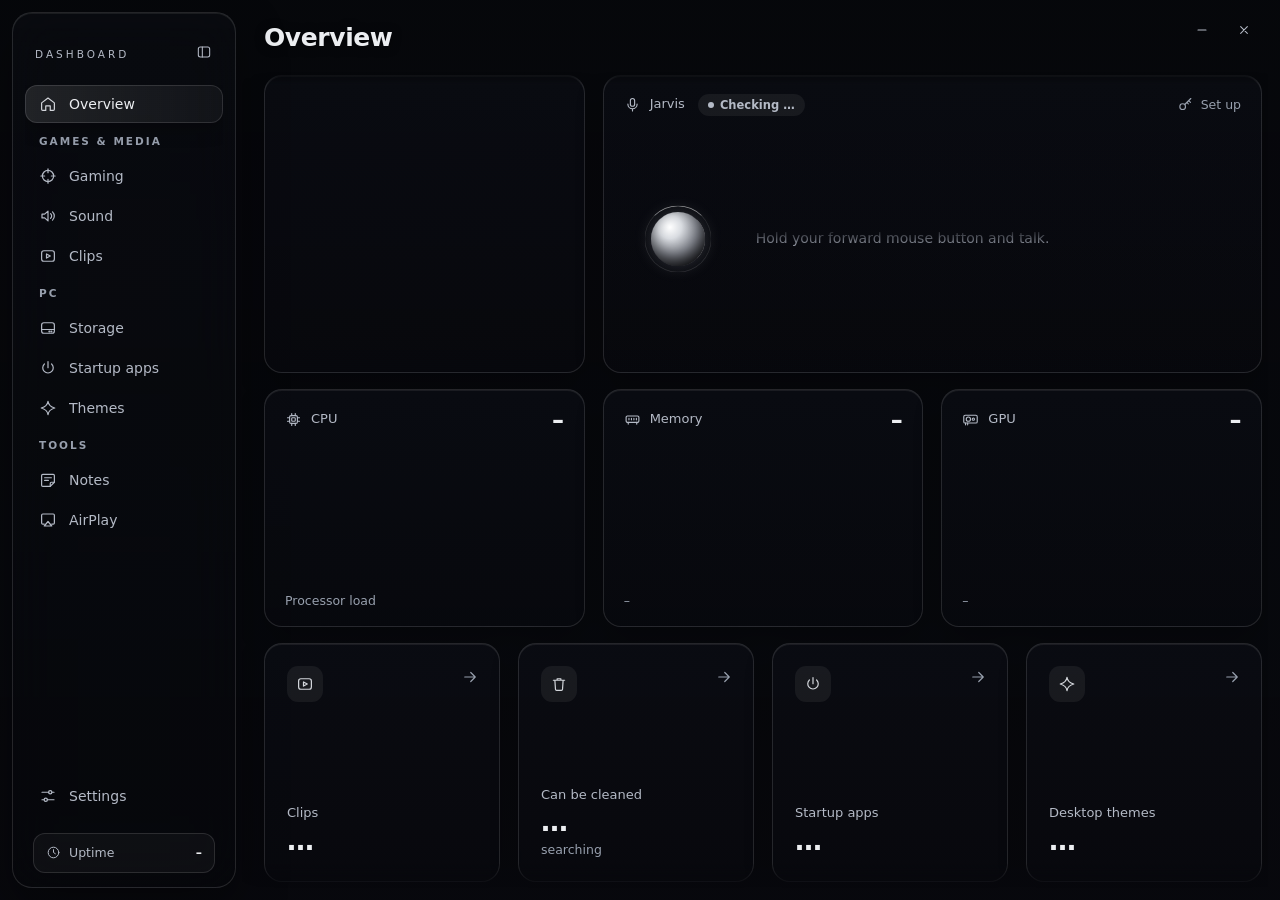
<file: ui/index.html>
<!doctype html>
<html lang="en">
<head>
<meta charset="utf-8">
<meta name="viewport" content="width=device-width, initial-scale=1">
<title>PC Dashboard</title>
<link rel="stylesheet" href="style.css">
</head>
<body>
<svg width="0" height="0" style="position:absolute">
  <defs>
    <linearGradient id="chrome" x1="0" y1="0" x2="0" y2="1">
      <stop offset="0" stop-color="#fafafc"/><stop offset=".38" stop-color="#c4c7cd"/>
      <stop offset=".5" stop-color="#6a6d74"/><stop offset=".66" stop-color="#d6d9de"/><stop offset="1" stop-color="#9a9da5"/>
    </linearGradient>
    <linearGradient id="chromeH" x1="0" y1="0" x2="1" y2="0">
      <stop offset="0" stop-color="#9a9da5"/><stop offset=".5" stop-color="#f4f5f7"/><stop offset="1" stop-color="#c4c7cd"/>
    </linearGradient>
    <linearGradient id="spark" x1="0" y1="0" x2="0" y2="1">
      <stop offset="0" stop-color="#e6e8ec" stop-opacity=".22"/><stop offset="1" stop-color="#e6e8ec" stop-opacity="0"/>
    </linearGradient>
    <symbol id="i-home" viewBox="0 0 24 24"><path d="M3.5 10.5 12 4l8.5 6.5V19a1.5 1.5 0 0 1-1.5 1.5h-4v-6h-6v6H5A1.5 1.5 0 0 1 3.5 19z"/></symbol>
    <symbol id="i-disk" viewBox="0 0 24 24"><rect x="3.5" y="5" width="17" height="14" rx="3"/><path d="M3.5 14h17"/><circle cx="16.5" cy="16.6" r=".6"/><circle cx="13.8" cy="16.6" r=".6"/></symbol>
    <symbol id="i-power" viewBox="0 0 24 24"><path d="M12 3.5v8"/><path d="M7.2 6.6a7 7 0 1 0 9.6 0"/></symbol>
    <symbol id="i-spark" viewBox="0 0 24 24"><path d="M12 3c.6 4.8 3.2 7.4 9 9-5.8 1.6-8.4 4.2-9 9-.6-4.8-3.2-7.4-9-9 5.8-1.6 8.4-4.2 9-9z"/></symbol>
    <symbol id="i-folder" viewBox="0 0 24 24"><path d="M3.5 7.5A1.5 1.5 0 0 1 5 6h4.2l2 2H19a1.5 1.5 0 0 1 1.5 1.5V17A1.5 1.5 0 0 1 19 18.5H5A1.5 1.5 0 0 1 3.5 17z"/></symbol>
    <symbol id="i-trash" viewBox="0 0 24 24"><path d="M4.5 7h15M9.5 7V5h5v2M6.5 7l.8 12a1.5 1.5 0 0 0 1.5 1.4h6.4a1.5 1.5 0 0 0 1.5-1.4l.8-12"/></symbol>
    <symbol id="i-scan" viewBox="0 0 24 24"><circle cx="11" cy="11" r="6.5"/><path d="m16 16 4.5 4.5"/></symbol>
    <symbol id="i-check" viewBox="0 0 24 24"><path d="m5 12.5 4.5 4.5L19 7.5"/></symbol>
    <symbol id="i-arrow" viewBox="0 0 24 24"><path d="M5 12h14M13 6l6 6-6 6"/></symbol>
    <symbol id="i-min" viewBox="0 0 24 24"><path d="M6 12h12"/></symbol>
    <symbol id="i-max" viewBox="0 0 24 24"><rect x="6.5" y="6.5" width="11" height="11" rx="2"/></symbol>
    <symbol id="i-close" viewBox="0 0 24 24"><path d="m7 7 10 10M17 7 7 17"/></symbol>
    <symbol id="i-shield" viewBox="0 0 24 24"><path d="M12 3.5 19 6v5.5c0 4.3-3 7.6-7 9-4-1.4-7-4.7-7-9V6z"/></symbol>
    <symbol id="i-monitor" viewBox="0 0 24 24"><rect x="3.5" y="4.5" width="17" height="12" rx="2.5"/><path d="M9 20h6M12 16.5V20"/><path d="M8 12.5h4.5"/></symbol>
    <symbol id="i-moon" viewBox="0 0 24 24"><path d="M19.5 14.5A7.5 7.5 0 0 1 9.5 4.5a7.5 7.5 0 1 0 10 10z"/></symbol>
    <symbol id="i-grid" viewBox="0 0 24 24"><rect x="4" y="4" width="6.5" height="6.5" rx="1.8"/><rect x="13.5" y="4" width="6.5" height="6.5" rx="1.8"/><rect x="4" y="13.5" width="6.5" height="6.5" rx="1.8"/><rect x="13.5" y="13.5" width="6.5" height="6.5" rx="1.8"/></symbol>
    <symbol id="i-cursor" viewBox="0 0 24 24"><path d="M5.5 4 18 11.2l-5.6 1.4-2.6 5.6z"/></symbol>
    <symbol id="i-music" viewBox="0 0 24 24"><path d="M9 18V6l10-2v12"/><circle cx="6.5" cy="18" r="2.5"/><circle cx="16.5" cy="16" r="2.5"/></symbol>
    <symbol id="i-chat" viewBox="0 0 24 24"><path d="M5 5.5h14a1.5 1.5 0 0 1 1.5 1.5v8a1.5 1.5 0 0 1-1.5 1.5h-7l-4.5 3.5v-3.5H5A1.5 1.5 0 0 1 3.5 15V7A1.5 1.5 0 0 1 5 5.5z"/></symbol>
    <symbol id="i-cpu" viewBox="0 0 24 24"><rect x="6.5" y="6.5" width="11" height="11" rx="2"/><rect x="9.5" y="9.5" width="5" height="5" rx="1"/><path d="M9.5 3.5v3M14.5 3.5v3M9.5 17.5v3M14.5 17.5v3M3.5 9.5h3M3.5 14.5h3M17.5 9.5h3M17.5 14.5h3"/></symbol>
    <symbol id="i-ram" viewBox="0 0 24 24"><rect x="3" y="7" width="18" height="9" rx="1.8"/><path d="M7 10.5v2M10.5 10.5v2M14 10.5v2M17.5 10.5v2M6 16v2.5M18 16v2.5"/></symbol>
    <symbol id="i-gpu" viewBox="0 0 24 24"><rect x="2.5" y="6" width="19" height="11" rx="2"/><circle cx="9" cy="11.5" r="3"/><circle cx="16" cy="11.5" r="1.6"/><path d="M5 17v2.5M8 17v2.5"/></symbol>
    <symbol id="i-clock" viewBox="0 0 24 24"><circle cx="12" cy="12" r="8.5"/><path d="M12 7.5V12l3 2"/></symbol>
    <symbol id="i-key" viewBox="0 0 24 24"><circle cx="8" cy="15" r="4"/><path d="m11 12 8.5-8.5M16.5 6.5l2.5 2.5M14 9l2 2"/></symbol>
    <symbol id="i-mic" viewBox="0 0 24 24"><rect x="9" y="3.5" width="6" height="11" rx="3"/><path d="M5.5 11.5a6.5 6.5 0 0 0 13 0M12 18v3"/></symbol>
    <symbol id="i-link" viewBox="0 0 24 24"><path d="M14 4.5h5.5V10M19.5 4.5 11 13M17 14v4a1.5 1.5 0 0 1-1.5 1.5h-9A1.5 1.5 0 0 1 5 18V9a1.5 1.5 0 0 1 1.5-1.5h4"/></symbol>
    <symbol id="i-film" viewBox="0 0 24 24"><rect x="3.5" y="5" width="17" height="14" rx="3"/><path d="m10 9.2 5 2.8-5 2.8z"/></symbol>
    <symbol id="i-gear" viewBox="0 0 24 24"><path d="M4 7h9M17 7h3M4 17h3M11 17h9"/><circle cx="15" cy="7" r="2.2"/><circle cx="9" cy="17" r="2.2"/></symbol>
    <symbol id="i-down" viewBox="0 0 24 24"><path d="M12 4v11M7 10.5l5 5 5-5M5 19.5h14"/></symbol>
    <symbol id="i-eye" viewBox="0 0 24 24"><path d="M3 12s3.5-6 9-6 9 6 9 6-3.5 6-9 6-9-6-9-6z"/><path d="m5 19 14-14"/></symbol>
    <symbol id="i-copy" viewBox="0 0 24 24"><rect x="8.5" y="8.5" width="11" height="11" rx="2.5"/><path d="M5.5 15.5A1 1 0 0 1 4.5 14.5v-8a2 2 0 0 1 2-2h8a1 1 0 0 1 1 1"/></symbol>
    <symbol id="i-cut" viewBox="0 0 24 24"><circle cx="6.5" cy="7" r="2.8"/><circle cx="6.5" cy="17" r="2.8"/><path d="M8.8 8.6 20 17M8.8 15.4 20 7"/></symbol>
    <symbol id="i-play" viewBox="0 0 24 24"><path d="M8 5.5v13l10.5-6.5z" fill="currentColor"/></symbol>
    <symbol id="i-pause" viewBox="0 0 24 24"><path d="M8 5.5v13M16 5.5v13" stroke-width="3"/></symbol>
    <symbol id="i-mute" viewBox="0 0 24 24"><path d="M4 9.5h3.5L12 5.5v13l-4.5-4H4zM16 9.5l5 5M21 9.5l-5 5"/></symbol>
    <symbol id="i-split" viewBox="0 0 24 24"><path d="M12 3v18M7 8l-3 4 3 4M17 8l3 4-3 4"/></symbol>
    <symbol id="i-undo" viewBox="0 0 24 24"><path d="M9 7 4.5 11.5 9 16"/><path d="M5 11.5h9.5a5 5 0 0 1 0 10H11"/></symbol>
    <symbol id="i-rec" viewBox="0 0 24 24"><circle cx="12" cy="12" r="8"/><circle cx="12" cy="12" r="3.2" fill="currentColor"/></symbol>
    <symbol id="i-target" viewBox="0 0 24 24"><circle cx="12" cy="12" r="7.5"/><path d="M12 2.5v5M12 16.5v5M2.5 12h5M16.5 12h5"/></symbol>
    <symbol id="i-wifi" viewBox="0 0 24 24"><path d="M4.5 18.5v-3M9.5 18.5v-6.5M14.5 18.5v-10M19.5 18.5v-13"/></symbol>
    <symbol id="i-airplay" viewBox="0 0 24 24"><path d="M7 17.5H5A1.5 1.5 0 0 1 3.5 16V5.5A1.5 1.5 0 0 1 5 4h14a1.5 1.5 0 0 1 1.5 1.5V16a1.5 1.5 0 0 1-1.5 1.5h-2"/><path d="M12 14l5 6H7z"/></symbol>
    <symbol id="i-note" viewBox="0 0 24 24"><path d="M5 4.5h14A1.5 1.5 0 0 1 20.5 6v9l-5.5 5.5H5A1.5 1.5 0 0 1 3.5 19V6A1.5 1.5 0 0 1 5 4.5z"/><path d="M20.5 15H16.5a1.5 1.5 0 0 0-1.5 1.5v4M7.5 9h9M7.5 12.5h5"/></symbol>
    <symbol id="i-volume" viewBox="0 0 24 24"><path d="M4 9.5h3.5L12 5.5v13l-4.5-4H4z"/><path d="M15.5 9a4 4 0 0 1 0 6M18 6.5a7.5 7.5 0 0 1 0 11"/></symbol>
    <symbol id="i-bolt" viewBox="0 0 24 24"><path d="M13 3 5.5 13.5H12L11 21l7.5-10.5H12z"/></symbol>
    <symbol id="i-plus" viewBox="0 0 24 24"><path d="M12 5v14M5 12h14"/></symbol>
    <symbol id="i-prev" viewBox="0 0 24 24"><path d="M17.5 6v12L9 12z" fill="currentColor"/><path d="M6.5 6v12" stroke-width="2.2"/></symbol>
    <symbol id="i-next" viewBox="0 0 24 24"><path d="M6.5 6v12L15 12z" fill="currentColor"/><path d="M17.5 6v12" stroke-width="2.2"/></symbol>
    <symbol id="i-side" viewBox="0 0 24 24"><rect x="3.5" y="4.5" width="17" height="15" rx="3"/><path d="M9.5 4.5v15"/></symbol>
    <symbol id="i-show" viewBox="0 0 24 24"><path d="M3 12s3.5-6 9-6 9 6 9 6-3.5 6-9 6-9-6-9-6z"/><circle cx="12" cy="12" r="2.6"/></symbol>
    <symbol id="i-ghost" viewBox="0 0 24 24"><path d="M6 20V10a6 6 0 0 1 12 0v10l-2-1.6-2 1.6-2-1.6-2 1.6-2-1.6z"/><circle cx="10" cy="10.5" r=".6"/><circle cx="14" cy="10.5" r=".6"/></symbol>
    <symbol id="i-sort" viewBox="0 0 24 24"><path d="M4 6.5h16M7 12h10M10 17.5h4"/></symbol>
  </defs>
</svg>

<div class="bgimg"></div>
<div class="ambient"><i></i><i></i><i></i></div>

<canvas id="fx" width="1180" height="760"></canvas>
<div class="lights" id="lights"></div>

<div class="app">
  <aside class="side" data-tauri-drag-region>
    <div class="brand" data-tauri-drag-region>
      <div data-tauri-drag-region><b id="brand"></b><span>Dashboard</span></div>
      <button class="icon-btn mini-btn" id="side-mini" title="Collapse sidebar"><svg><use href="#i-side"/></svg></button>
    </div>
    <nav>
      <span class="nav-ind" id="nav-ind"></span>
      <button class="nav active" data-page="overview" title="Overview"><svg><use href="#i-home"/></svg><span>Overview</span></button>
      <div class="nav-group"><span>Games &amp; media</span></div>
      <button class="nav" data-page="gaming" title="Gaming"><svg><use href="#i-target"/></svg><span>Gaming</span><i class="nav-rec" id="nav-cross"></i></button>
      <button class="nav" data-page="sound" title="Sound"><svg><use href="#i-volume"/></svg><span>Sound</span></button>
      <button class="nav" data-page="clips" title="Clips"><svg><use href="#i-film"/></svg><span>Clips</span><i class="nav-rec" id="nav-rec"></i></button>
      <div class="nav-group"><span>PC</span></div>
      <button class="nav" data-page="storage" title="Storage"><svg><use href="#i-disk"/></svg><span>Storage</span></button>
      <button class="nav" data-page="autostart" title="Startup apps"><svg><use href="#i-power"/></svg><span>Startup apps</span></button>
      <button class="nav" data-page="themes" title="Themes"><svg><use href="#i-spark"/></svg><span>Themes</span></button>
      <div class="nav-group"><span>Tools</span></div>
      <button class="nav" data-page="notes" title="Notes"><svg><use href="#i-note"/></svg><span>Notes</span></button>
      <button class="nav" data-page="airplay" title="AirPlay"><svg><use href="#i-airplay"/></svg><span>AirPlay</span><i class="nav-rec" id="nav-ap"></i></button>
      <button class="nav nav-last" data-page="settings" title="Settings"><svg><use href="#i-gear"/></svg><span>Settings</span><i class="nav-rec" id="nav-upd"></i></button>
    </nav>
    <div class="side-foot" data-tauri-drag-region>
      <div class="up" title="Uptime"><svg><use href="#i-clock"/></svg><span>Uptime</span><b id="uptime">–</b></div>
    </div>
  </aside>

  <main>
    <header class="bar" data-tauri-drag-region>
      <div data-tauri-drag-region>
        <h1 id="title" data-tauri-drag-region>Overview</h1>
        <p id="subtitle" data-tauri-drag-region></p>
      </div>
      <div class="win">
        <button id="w-min" title="Minimize"><svg><use href="#i-min"/></svg></button>
        <button id="w-close" class="x" title="Close"><svg><use href="#i-close"/></svg></button>
      </div>
    </header>

    <div class="scroll" id="scroll">
      <!-- OVERVIEW -->
      <section class="page show" id="overview">
        <div class="top-row">
          <div class="card drive" id="drive"><div class="d-track" id="d-track"></div><div class="d-dots" id="d-dots"></div></div>

          <div class="card jarvis" id="jarvis" title="Click to set up Jarvis">
            <div class="s-top">
              <svg><use href="#i-mic"/></svg><span>Jarvis</span>
              <span class="chip" id="j-chip"><i></i><span>Checking …</span></span>
              <span class="j-key"><svg><use href="#i-key"/></svg>Set up</span>
            </div>
            <div class="j-body">
              <div class="orb" id="j-orb" title="Hold to talk"><i></i><i></i><i></i><b></b></div>
              <div class="j-log" id="j-log">
                <div class="j-line idle" id="j-idle">Hold your forward mouse button and talk.</div>
              </div>
            </div>
          </div>
        </div>

        <div class="live">
          <div class="card stat" id="s-cpu">
            <div class="s-top"><svg><use href="#i-cpu"/></svg><span>CPU</span><b class="s-val">–</b></div>
            <svg class="spark" viewBox="0 0 300 70" preserveAspectRatio="none"><path class="area"/><path class="line"/></svg>
            <span class="s-sub">Processor load</span>
          </div>
          <div class="card stat" id="s-ram">
            <div class="s-top"><svg><use href="#i-ram"/></svg><span>Memory</span><b class="s-val">–</b></div>
            <svg class="spark" viewBox="0 0 300 70" preserveAspectRatio="none"><path class="area"/><path class="line"/></svg>
            <span class="s-sub">–</span>
          </div>
          <div class="card stat" id="s-gpu">
            <div class="s-top"><svg><use href="#i-gpu"/></svg><span>GPU</span><b class="s-val">–</b></div>
            <svg class="spark" viewBox="0 0 300 70" preserveAspectRatio="none"><path class="area"/><path class="line"/></svg>
            <span class="s-sub">–</span>
          </div>
        </div>

        <div class="tiles">
          <button class="card tile" data-go="clips" data-alt="themes">
            <svg class="ti"><use href="#i-film"/></svg>
            <span class="tl">Clips</span><b id="t-clips">…</b><span class="ts" id="t-clips-s"></span>
            <svg class="go"><use href="#i-arrow"/></svg>
          </button>
          <button class="card tile" data-go="storage">
            <svg class="ti"><use href="#i-trash"/></svg>
            <span class="tl">Can be cleaned</span><b id="t-clean">…</b><span class="ts" id="t-clean-s">searching</span>
            <svg class="go"><use href="#i-arrow"/></svg>
          </button>
          <button class="card tile" data-go="autostart">
            <svg class="ti"><use href="#i-power"/></svg>
            <span class="tl">Startup apps</span><b id="t-auto">…</b><span class="ts" id="t-auto-s"></span>
            <svg class="go"><use href="#i-arrow"/></svg>
          </button>
          <button class="card tile" data-go="themes">
            <svg class="ti"><use href="#i-spark"/></svg>
            <span class="tl">Desktop themes</span><b id="t-themes">…</b><span class="ts" id="t-themes-s"></span>
            <svg class="go"><use href="#i-arrow"/></svg>
          </button>
        </div>
      </section>

      <!-- GAMING -->
      <section class="page" id="gaming">
        <div class="card">
          <div class="card-head">
            <div><h3>Crosshair</h3><p>Sits in the middle of your screen. Works in borderless and windowed games.</p></div>
            <button class="sw" id="x-on" aria-label="on/off"></button>
          </div>
          <div class="xh">
            <div class="xh-prev" id="x-prev"><svg id="x-svg" viewBox="0 0 120 120"></svg></div>
            <div class="xh-set">
              <div class="xs-row"><span class="mo-l">Shape</span><div class="seg" id="x-shape"><button data-v="cross">Cross</button><button data-v="t">T</button><button data-v="x">X</button><button data-v="circle">Circle</button><button data-v="dot">Dot</button></div></div>
              <div class="xs-row"><span class="mo-l">Color</span><div class="swatches" id="x-colors"></div><input type="color" id="x-color" title="Any color"></div>
              <div class="xs-row"><span class="mo-l">Size</span><input type="range" class="rng" id="x-size" min="1" max="40" step="1"><b class="rv" id="x-size-v"></b></div>
              <div class="xs-row"><span class="mo-l">Thickness</span><input type="range" class="rng" id="x-thick" min="1" max="8" step="0.5"><b class="rv" id="x-thick-v"></b></div>
              <div class="xs-row"><span class="mo-l">Gap</span><input type="range" class="rng" id="x-gap" min="0" max="20" step="1"><b class="rv" id="x-gap-v"></b></div>
              <div class="xs-row"><span class="mo-l">Opacity</span><input type="range" class="rng" id="x-op" min="0.1" max="1" step="0.05"><b class="rv" id="x-op-v"></b></div>
              <div class="xs-row"><span class="mo-l">Center dot</span><button class="sw" id="x-dot" aria-label="on/off"></button><span class="mo-l sp">Outline</span><button class="sw" id="x-outline" aria-label="on/off"></button></div>
              <div class="xs-row"><span class="mo-l">Hotkey</span><button class="keycap" id="x-key" title="Click, then press the new key. Backspace = no key."></button><span class="hint">turns it on and off in game</span></div>
            </div>
          </div>
        </div>
        <div class="card">
          <div class="card-head">
            <div><h3>Ping</h3><p>How fast servers answer, measured every 2 seconds</p></div>
            <form class="add" id="p-add"><input class="txt" id="p-host" placeholder="Add a server, like 1.1.1.1" spellcheck="false" autocomplete="off"><button class="btn" type="submit"><svg><use href="#i-plus"/></svg>Add</button></form>
          </div>
          <div class="list" id="p-list"></div>
        </div>
      </section>

      <!-- SOUND -->
      <section class="page" id="sound">
        <div class="snd-top">
          <div class="card np" id="np">
            <div class="np-art" id="np-art"><svg><use href="#i-music"/></svg></div>
            <div class="np-main">
              <span class="np-app" id="np-app">Now playing</span>
              <b class="np-title raw" id="np-title"></b>
              <span class="np-artist raw" id="np-artist"></span>
              <div class="np-bar" id="np-bar"><i id="np-fill"></i></div>
              <div class="np-row"><span id="np-pos"></span>
                <div class="np-btns"><button class="icon-btn" id="np-prev" title="Previous"><svg><use href="#i-prev"/></svg></button><button class="icon-btn np-play" id="np-toggle" title="Play / pause"><svg><use href="#i-play"/></svg></button><button class="icon-btn" id="np-next" title="Next"><svg><use href="#i-next"/></svg></button></div>
                <span id="np-len"></span></div>
            </div>
          </div>
          <div class="card mix">
            <div class="card-head"><div><h3>Volume</h3><p class="raw" id="v-dev"></p></div></div>
            <div class="list" id="v-list"><div class="empty"><span class="spin"></span>Loading …</div></div>
          </div>
        </div>
      </section>

      <!-- CLIPS -->
      <section class="page" id="clips">
        <div class="card clipbar">
          <button class="sw" id="c-on" aria-label="Clipping on/off"></button>
          <div class="cb-state"><b id="c-title">Clipping is off</b><span id="c-sub">Switch it on to keep the last seconds of your screen.</span></div>
        </div>
        <div class="modes">
          <div class="card mode" id="m-clip">
            <div class="mo-top"><svg class="mo-ic"><use href="#i-film"/></svg><div class="cb-state"><b><span>Clip</span> <em id="c-lentext"></em></b><span id="c-clipsub">Saves what just happened</span></div></div>
            <div class="mo-row"><span class="mo-l">Length</span>
              <input id="c-len" spellcheck="false" autocomplete="off" title="Type a length, like 45, 90s, 2 min or 1:30">
              <div class="seg" id="c-quick"><button data-s="30">30 s</button><button data-s="60">1 min</button><button data-s="120">2 min</button></div>
            </div>
            <div class="mo-row"><span class="mo-l">Hotkey</span><button class="keycap" data-key="hotkey" title="Click, then press the new key. Backspace = no key.">F9</button>
              <button class="btn chrome" id="c-save" disabled><svg><use href="#i-film"/></svg><span>Save clip</span></button></div>
          </div>
          <div class="card mode" id="m-rec">
            <div class="mo-top"><svg class="mo-ic"><use href="#i-rec"/></svg><div class="cb-state"><b><span>Long recording</span> <em id="c-rectime"></em></b><span id="c-recsub">Records until you stop it</span></div></div>
            <div class="mo-row last"><span class="mo-l">Hotkey</span><button class="keycap" data-key="rec_hotkey" title="Click, then press the new key. Backspace = no key.">F10</button>
              <button class="btn" id="c-rec"><svg><use href="#i-rec"/></svg><span>Start recording</span></button></div>
          </div>
        </div>
        <div class="clip-head"><div class="seg" id="c-filter"><button data-f="" class="on">All</button><button data-f="Clip">Clips</button><button data-f="Recording">Recordings</button></div><span id="c-count"></span><button class="lnk" id="c-folder">Open folder<svg><use href="#i-folder"/></svg></button></div>
        <div class="clip-grid" id="c-grid"><div class="empty"><span class="spin"></span>Loading …</div></div>
      </section>

      <!-- STORAGE -->
      <section class="page" id="storage">
        <div class="card">
          <div class="card-head">
            <div><h3>Clean up</h3><p>Everything goes to the Recycle Bin, so you can always get it back.</p></div>
          </div>
          <div class="list" id="clean-list"><div class="empty"><span class="spin"></span>Looking for junk …</div></div>
          <div class="card-foot">
            <span>Selected <b id="sel">0 GB</b></span>
            <button class="btn chrome" id="clean-btn" disabled><svg><use href="#i-trash"/></svg>Move to Recycle Bin</button>
          </div>
        </div>
        <div class="card" id="dl">
          <div class="card-head">
            <div><h3>Downloads</h3><p>Sorts loose files into folders by type. Unknown files stay where they are.</p></div>
            <div class="u-btns"><button class="icon-btn" id="dl-open" title="Open folder"><svg><use href="#i-folder"/></svg></button><button class="btn" id="dl-undo" hidden><svg><use href="#i-undo"/></svg>Undo</button><button class="btn chrome" id="dl-sort"><svg><use href="#i-sort"/></svg>Sort now</button></div>
          </div>
          <div class="dl-cats" id="dl-cats"></div>
          <div class="list">
            <div class="row set"><div class="main"><div class="name">Sort automatically</div><div class="sub">Every 10 minutes. Files that are still downloading are left alone.</div></div><button class="sw" id="dl-auto" aria-label="on/off"></button></div>
          </div>
          <div id="dl-old"></div>
        </div>
        <div class="card">
          <div class="card-head">
            <div><h3>Biggest folders</h3><p>What takes up the most space on C:</p></div>
            <button class="btn" id="scan-btn"><svg><use href="#i-scan"/></svg>Scan</button>
          </div>
          <div class="list" id="folder-list"><div class="empty">Hit “Scan”. Takes about a minute.</div></div>
        </div>
      </section>

      <!-- STARTUP APPS -->
      <section class="page" id="autostart">
        <div class="card">
          <div class="card-head">
            <div><h3>Starts with Windows</h3><p>Turning something off doesn't delete it, same as in Task Manager.</p></div>
            <div class="counts" id="auto-counts"></div>
          </div>
          <div class="list" id="auto-list"><div class="empty"><span class="spin"></span>Loading …</div></div>
        </div>
      </section>

      <!-- THEMES -->
      <section class="page" id="themes">
        <div class="card">
          <div class="card-head">
            <div><h3>Your desktop looks</h3><p>Switch any of them on or off. Nothing gets deleted.</p></div>
            <div class="counts" id="theme-counts"></div>
          </div>
          <div class="list" id="theme-grid"><div class="empty"><span class="spin"></span>Loading …</div></div>
        </div>
      </section>

      <!-- NOTES -->
      <section class="page" id="notes">
        <div class="card clipbar notes-bar">
          <button class="btn chrome" id="n-new"><svg><use href="#i-plus"/></svg>New note</button>
          <div class="cb-state"><b>Click-through</b><span>Notes stay visible, but the mouse goes to the game below</span></div>
          <button class="keycap" id="n-key" title="Click, then press the new key. Backspace = no key."></button>
          <button class="sw" id="n-ghost" aria-label="on/off"></button>
        </div>
        <div class="note-grid" id="n-grid"></div>
      </section>

      <!-- AIRPLAY -->
      <section class="page" id="airplay">
        <div class="card clipbar">
          <div class="cb-state"><b id="a-title">AirPlay is off</b><span id="a-sub"></span></div>
          <button class="sw" id="a-on" aria-label="on/off"></button>
        </div>
        <div class="card ap-stage" id="a-stage">
          <div class="ap-icon"><i></i><i></i><svg><use href="#i-airplay"/></svg></div>
          <div class="ap-name" id="a-big">PC Dashboard</div>
          <div class="ap-pin" id="a-pin-box" hidden><span>Enter this code on your iPad</span><b id="a-code"></b></div>
          <ol class="ap-how">
            <li>Open Control Center on your iPad or iPhone</li>
            <li>Tap Screen Mirroring</li>
            <li>Pick this PC from the list</li>
          </ol>
        </div>
        <div class="card">
          <div class="list">
            <div class="row set"><div class="main"><div class="name">Name of this PC</div><div class="sub">What your iPad shows in the list</div></div><input class="txt" id="a-name" maxlength="30" spellcheck="false" autocomplete="off"></div>
            <div class="row set"><div class="main"><div class="name">Ask for a code</div><div class="sub">A new device has to enter a 4-digit code once, so nobody else in the Wi-Fi can mirror to this PC</div></div><button class="sw" id="a-pin" aria-label="on/off"></button></div>
            <div class="row set" id="a-paired-row"><div class="main"><div class="name">Paired devices</div><div class="sub" id="a-paired"></div></div><button class="btn" id="a-forget">Forget all</button></div>
            <div class="row set"><div class="main"><div class="name">Same Wi-Fi</div><div class="sub">The iPad and this PC have to be in the same network</div></div></div>
            <div class="row set"><div class="main"><div class="name">Windows Firewall</div><div class="sub">Allow the app when Windows asks the first time, otherwise the iPad can't find it</div></div></div>
          </div>
        </div>
      </section>

      <!-- SETTINGS -->
      <section class="page" id="settings">
        <div class="card">
          <div class="card-head"><div><h3>General</h3><p>How the app behaves</p></div></div>
          <div class="list">
            <div class="row set"><div class="main"><div class="name">Your name</div><div class="sub">Shown at the top left</div></div><input class="txt" id="s-name" maxlength="20" spellcheck="false" autocomplete="off"></div>
            <div class="row set"><div class="main"><div class="name">Language</div><div class="sub">Everything in the app, including the tray menu</div></div><div class="seg" id="s-lang"><button data-v="en">English</button><button data-v="de">Deutsch</button></div></div>
            <div class="row set"><div class="main"><div class="name">Start with Windows</div><div class="sub">Opens by itself when you log in</div></div><button class="sw" id="s-auto" aria-label="on/off"></button></div>
            <div class="row set"><div class="main"><div class="name">Start in the background</div><div class="sub">At Windows start only the icon next to the clock appears</div></div><button class="sw" data-set="start_hidden" aria-label="on/off"></button></div>
            <div class="row set"><div class="main"><div class="name">Keep running when closed</div><div class="sub">Otherwise the X quits the app and stops clipping</div></div><button class="sw" data-set="tray" aria-label="on/off"></button></div>
          </div>
        </div>
        <div class="card">
          <div class="card-head"><div><h3>Recording settings</h3><p>For clips and long recordings</p></div></div>
          <div class="list">
            <div class="row set"><div class="main"><div class="name">Microphone</div><div class="sub">Records your voice along with the PC sound</div></div><button class="sw" data-set="mic" aria-label="on/off"></button></div>
            <div class="row set"><div class="main"><div class="name">Sound when saved</div><div class="sub">Short tone, so you know it worked</div></div><button class="sw" data-set="sound" aria-label="on/off"></button></div>
            <div class="row set"><div class="main"><div class="name">Frames per second</div><div class="sub">60 is smoother, 30 makes smaller files</div></div><div class="seg" data-seg="fps"><button data-v="30">30</button><button data-v="60">60</button></div></div>
            <div class="row set"><div class="main"><div class="name">Quality</div><div class="sub">Higher looks better but needs more space</div></div><div class="seg" data-seg="quality"><button data-v="0">Small</button><button data-v="1">Normal</button><button data-v="2">High</button></div></div>
            <div class="row set"><div class="main"><div class="name">Save folder</div><div class="sub" id="s-folder"></div></div><button class="btn" id="s-folder-btn"><svg><use href="#i-folder"/></svg>Change</button></div>
          </div>
        </div>
        <div class="card" id="hotkeys">
          <div class="card-head"><div><h3>Hotkeys</h3><p>Every key of the app in one place. Click a key, then press the new one. Backspace = no key.</p></div></div>
          <div class="list">
            <div class="row set"><div class="main"><div class="name">Save clip</div><div class="sub">Clips</div></div><button class="keycap" data-key="hotkey"></button></div>
            <div class="row set"><div class="main"><div class="name">Start / stop recording</div><div class="sub">Clips</div></div><button class="keycap" data-key="rec_hotkey"></button></div>
            <div class="row set"><div class="main"><div class="name">Crosshair on / off</div><div class="sub">Gaming</div></div><button class="keycap" id="s-key-cross"></button></div>
            <div class="row set"><div class="main"><div class="name">Notes click-through</div><div class="sub">Notes</div></div><button class="keycap" id="s-key-notes"></button></div>
            <div class="row set"><div class="main"><div class="name">Talk to Jarvis</div><div class="sub">Hold it while you talk</div></div><button class="keycap" id="s-key-jarvis"></button></div>
          </div>
        </div>
        <div class="card">
          <div class="card-head"><div><h3>Visible tabs</h3><p>You can also right-click a tab to hide it</p></div></div>
          <div class="list">
            <div class="row set"><div class="main"><div class="name">Gaming</div><div class="sub">Crosshair and ping</div></div><button class="sw" data-show="gaming" aria-label="show/hide"></button></div>
            <div class="row set"><div class="main"><div class="name">Sound</div><div class="sub">Now playing and volume per app</div></div><button class="sw" data-show="sound" aria-label="show/hide"></button></div>
            <div class="row set"><div class="main"><div class="name">Clips</div><div class="sub">Save and record your screen</div></div><button class="sw" data-show="clips" aria-label="show/hide"></button></div>
            <div class="row set"><div class="main"><div class="name">Storage</div><div class="sub">Clean up and find big folders</div></div><button class="sw" data-show="storage" aria-label="show/hide"></button></div>
            <div class="row set"><div class="main"><div class="name">Startup apps</div><div class="sub">What launches with Windows</div></div><button class="sw" data-show="autostart" aria-label="show/hide"></button></div>
            <div class="row set"><div class="main"><div class="name">Themes</div><div class="sub">Desktop themes found on this PC</div></div><button class="sw" data-show="themes" aria-label="show/hide"></button></div>
            <div class="row set"><div class="main"><div class="name">Notes</div><div class="sub">Sticky notes on top of everything</div></div><button class="sw" data-show="notes" aria-label="show/hide"></button></div>
            <div class="row set"><div class="main"><div class="name">AirPlay</div><div class="sub">Mirror your iPad to this PC</div></div><button class="sw" data-show="airplay" aria-label="show/hide"></button></div>
            <div class="row set"><div class="main"><div class="name">Jarvis</div><div class="sub">Voice assistant on the overview</div></div><button class="sw" data-show="jarvis" aria-label="show/hide"></button></div>
          </div>
        </div>
        <div class="card">
          <div class="card-head"><div><h3>Appearance</h3><p>Pick a look for the dashboard</p></div></div>
          <div class="look-grid" id="look-grid"></div>
          <div class="list">
            <div class="row set"><div class="main"><div class="name">Animations</div><div class="sub">Snow, petals, stars and lights</div></div><button class="sw" data-set="fx" aria-label="on/off"></button></div>
          </div>
        </div>
        <div class="card" id="upd">
          <div class="card-head">
            <div><h3>Updates</h3><p id="u-sub">Version</p></div>
            <div class="u-btns"><button class="btn" id="u-check"><svg><use href="#i-scan"/></svg><span>Check</span></button><button class="btn chrome" id="u-go" hidden><svg><use href="#i-down"/></svg><span>Install</span></button></div>
          </div>
          <div class="u-bar" id="u-bar" hidden><i></i></div>
          <div class="u-list" id="u-list"></div>
        </div>
      </section>
    </div>
  </main>
</div>

<div class="modal" id="modal">
  <div class="dialog">
    <h3 id="m-title"></h3>
    <p id="m-text"></p>
    <div class="m-list" id="m-list"></div>
    <div class="m-btns"><button class="btn" id="m-no">Cancel</button><button class="btn chrome" id="m-yes">Yes, do it</button></div>
  </div>
</div>
<div class="modal" id="player">
  <div class="dialog wide">
    <video id="p-video" controls playsinline></video>
    <div class="ed" id="ed" hidden>
      <div class="ed-tl" id="ed-tl"><div class="ed-strip" id="ed-strip"></div><div id="ed-segs"></div><i class="ed-head" id="ed-head"></i></div>
      <div class="ed-bar">
        <button class="icon-btn" id="ed-play" title="Play / pause (Space)"></button>
        <span class="ed-time" id="ed-time"></span>
        <button class="btn" id="ed-split" title="Cut at the white line (S)"><svg><use href="#i-split"/></svg><span>Split</span></button>
        <button class="btn" id="ed-del" title="Selected part (Del)"><svg><use href="#i-trash"/></svg><span>Delete part</span></button>
        <button class="btn" id="ed-mute" title="Selected part (M)"><svg><use href="#i-mute"/></svg><span>Mute part</span></button>
        <button class="icon-btn" id="ed-undo" title="Undo (Ctrl + Z)"><svg><use href="#i-undo"/></svg></button>
        <span class="ed-len" id="ed-len"></span>
        <button class="btn" id="ed-cancel"><span>Cancel</span></button>
        <button class="btn chrome" id="ed-save"><svg><use href="#i-check"/></svg><span>Save</span></button>
      </div>
    </div>
    <div class="p-foot">
      <div class="p-info"><b id="p-name"></b><span id="p-sub"></span></div>
      <button class="btn" id="p-cut"><svg><use href="#i-cut"/></svg>Cut</button>
      <button class="btn" id="p-copy"><svg><use href="#i-copy"/></svg>Copy</button>
      <button class="btn" id="p-show"><svg><use href="#i-folder"/></svg>Show file</button>
      <button class="btn" id="p-del"><svg><use href="#i-trash"/></svg>Delete</button>
      <button class="icon-btn" id="p-close" title="Close"><svg><use href="#i-close"/></svg></button>
    </div>
  </div>
</div>
<div class="modal" id="keys">
  <div class="dialog">
    <h3>Set up Jarvis</h3>
    <p>Saved only on this PC. Leave a field empty to keep the key you have.</p>
    <div class="field" id="k-py" hidden><div class="f-top"><label>Python <span>needed for Jarvis</span></label><button class="lnk" data-url="https://www.python.org/downloads/">Download<svg><use href="#i-link"/></svg></button></div></div>
    <div class="field">
      <div class="f-top"><label for="k-groq">Groq <span>brain + ears</span></label><button class="lnk" data-url="https://console.groq.com/keys">Get a key<svg><use href="#i-link"/></svg></button></div>
      <input id="k-groq" type="password" spellcheck="false" autocomplete="off" placeholder="gsk_…">
    </div>
    <div class="field">
      <div class="f-top"><label for="k-eleven">ElevenLabs <span>voice</span></label><button class="lnk" data-url="https://elevenlabs.io/app/settings/api-keys">Get a key<svg><use href="#i-link"/></svg></button></div>
      <input id="k-eleven" type="password" spellcheck="false" autocomplete="off" placeholder="sk_…">
    </div>
    <div class="field">
      <div class="f-top"><label>Language</label></div>
      <div class="seg" id="k-lang"><button data-v="en">English</button><button data-v="de">Deutsch</button></div>
    </div>
    <div class="field">
      <div class="f-top"><label>Talk key <span>hold it to talk</span></label></div>
      <button class="keycap" id="k-talk" title="Click, then press a key or a mouse button"></button>
    </div>
    <div class="m-btns"><button class="btn" id="k-no">Cancel</button><button class="btn chrome" id="k-yes">Save</button></div>
  </div>
</div>
<div class="ctx" id="ctx"></div>
<div class="toasts" id="toasts"></div>

<script src="i18n.js"></script>
<script src="look.js"></script>
<script src="app.js"></script>
<script src="xdraw.js"></script>
<script src="v2.js"></script>
</body>
</html>
</file>
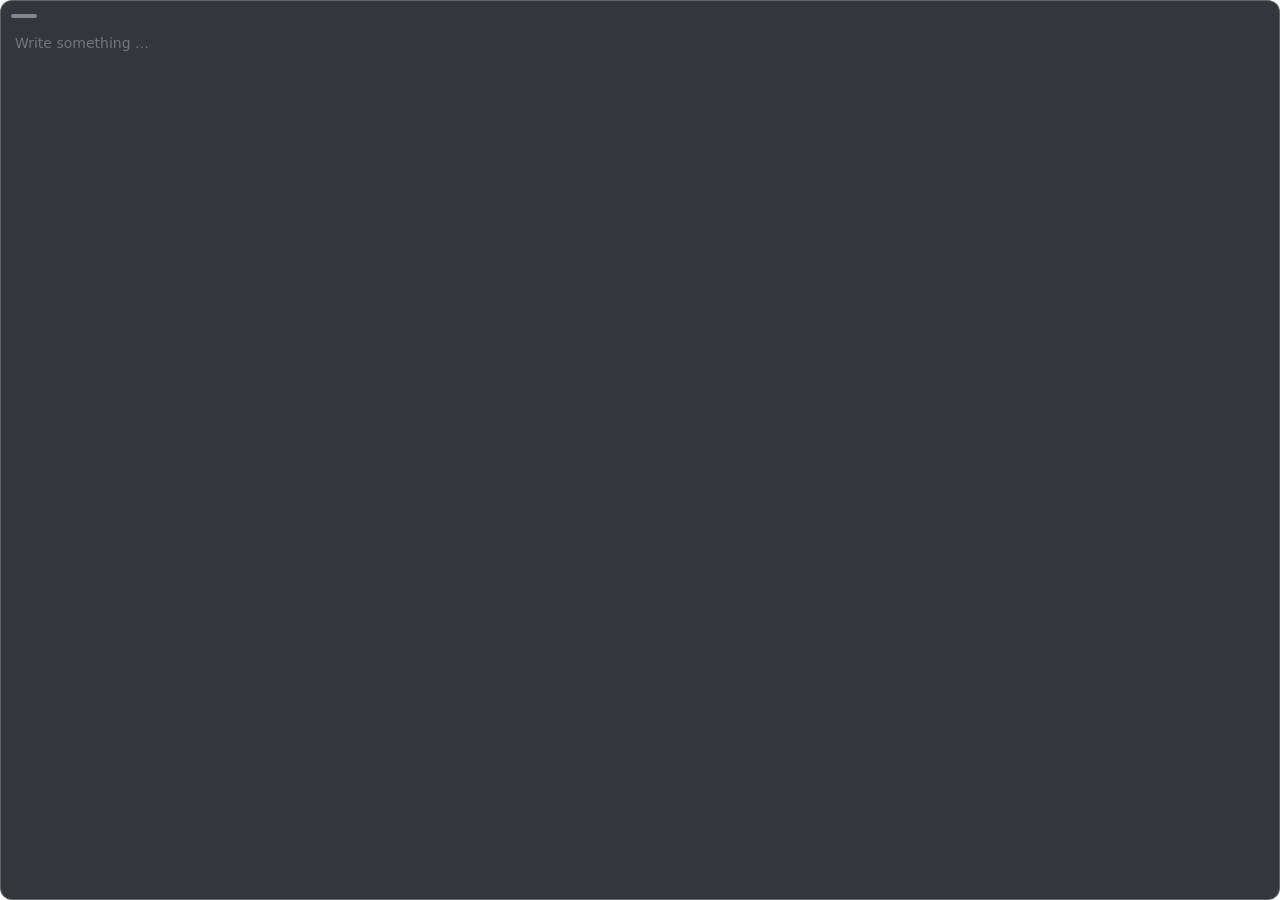
<file: ui/note.html>
<!doctype html>
<html>
<head>
<meta charset="utf-8">
<title>Note</title>
<style>
  :root { --c: #a3a8b3; --a: .94; }
  * { box-sizing: border-box; margin: 0; padding: 0; }
  html, body { height: 100%; background: transparent; overflow: hidden; }
  body { font: 14px/1.5 "Segoe UI Variable Text", "Segoe UI", system-ui, sans-serif; color: #eceef1; -webkit-font-smoothing: antialiased; }
  .note { position: absolute; inset: 0; display: flex; flex-direction: column; border-radius: 12px; overflow: hidden;
    background: color-mix(in srgb, color-mix(in srgb, var(--c) 14%, #15161a) calc(var(--a) * 100%), transparent);
    border: 1px solid color-mix(in srgb, var(--c) 40%, transparent); }
  .head { flex: none; display: flex; align-items: center; gap: 2px; height: 30px; padding: 0 4px 0 10px; cursor: grab; }
  .head .bar { flex: 1; height: 100%; }
  .grip { width: 26px; height: 4px; border-radius: 4px; background: color-mix(in srgb, var(--c) 70%, transparent); pointer-events: none; }
  button { font: inherit; color: inherit; background: none; border: 0; cursor: pointer; width: 26px; height: 24px; display: grid; place-items: center; border-radius: 7px; color: #9aa0ab; opacity: 0; transition: opacity .15s, background .15s; }
  body:hover button, body:focus-within button { opacity: 1; }
  button:hover { background: rgba(255,255,255,.1); color: #fff; }
  button.on { color: var(--c); opacity: 1; }
  svg { width: 15px; height: 15px; fill: none; stroke: currentColor; stroke-width: 1.7; stroke-linecap: round; stroke-linejoin: round; }
  .menu { position: absolute; top: 30px; right: 6px; z-index: 2; display: none; flex-direction: column; gap: 8px; padding: 10px; border-radius: 10px; background: #1d1e23; border: 1px solid rgba(255,255,255,.14); box-shadow: 0 10px 28px rgba(0,0,0,.5); }
  .menu.open { display: flex; }
  .dots { display: flex; gap: 6px; }
  .dots i { width: 16px; height: 16px; border-radius: 50%; cursor: pointer; }
  .dots i.on { box-shadow: 0 0 0 2px #1d1e23, 0 0 0 3.5px #fff; }
  input[type=range] { width: 132px; accent-color: var(--c); }
  textarea { flex: 1; width: 100%; padding: 2px 14px 14px; resize: none; border: 0; outline: none; background: none; color: inherit; font: inherit; user-select: text; }
  textarea::placeholder { color: rgba(236,238,241,.35); }
  .list { flex: 1; overflow-y: auto; padding: 0 10px 12px; }
  .item { display: flex; align-items: flex-start; gap: 8px; padding: 2px 4px; }
  .item i { flex: none; width: 15px; height: 15px; margin-top: 3px; border-radius: 4px; border: 1.5px solid color-mix(in srgb, var(--c) 80%, transparent); cursor: pointer; display: grid; place-items: center; }
  .item.done i { background: var(--c); }
  .item.done i::after { content: ""; width: 7px; height: 4px; margin-top: -2px; border: solid #15161a; border-width: 0 0 2px 2px; transform: rotate(-45deg); }
  .item input { flex: 1; min-width: 0; border: 0; outline: none; background: none; color: inherit; font: inherit; user-select: text; }
  .item.done input { text-decoration: line-through; opacity: .5; }
  ::-webkit-scrollbar { display: none; }
  .rs { position: absolute; right: 0; bottom: 0; width: 16px; height: 16px; cursor: nwse-resize; }
  .rs::after { content: ""; position: absolute; right: 4px; bottom: 4px; width: 6px; height: 6px; border: solid color-mix(in srgb, var(--c) 60%, transparent); border-width: 0 2px 2px 0; border-radius: 0 0 2px 0; opacity: 0; transition: opacity .15s; }
  body:hover .rs::after { opacity: 1; }
  body.ghost .head button, body.ghost .rs, body.ghost .menu { display: none; }
</style>
</head>
<body>
<div class="note">
  <div class="head" data-tauri-drag-region>
    <div class="bar" data-tauri-drag-region><div class="grip" style="margin-top:13px"></div></div>
    <button id="b-list" title="Checklist"><svg viewBox="0 0 24 24"><path d="m4 7 2 2 3-3M4 15l2 2 3-3M12 7.5h8M12 15.5h8"/></svg></button>
    <button id="b-menu" title="Color and opacity"><svg viewBox="0 0 24 24"><circle cx="12" cy="12" r="7.5"/><path d="M12 4.5a7.5 7.5 0 0 0 0 15z" fill="currentColor"/></svg></button>
    <button id="b-hide" title="Hide (it stays in the app)"><svg viewBox="0 0 24 24"><path d="m7 7 10 10M17 7 7 17"/></svg></button>
  </div>
  <div class="menu" id="menu"><div class="dots" id="dots"></div><input type="range" id="op" min="0.35" max="1" step="0.01" title="Opacity"></div>
  <textarea id="text" spellcheck="false" placeholder="Write something …"></textarea>
  <div class="list" id="list" hidden></div>
  <div class="rs" id="rs"></div>
</div>
<script src="i18n.js"></script>
<script>
  const T = window.__TAURI__, win = T.window.getCurrentWindow();
  const id = new URLSearchParams(location.search).get("id");
  const COL = { graphite: "#a3a8b3", amber: "#f2c14e", mint: "#6fd6a8", sky: "#6cb6ff", rose: "#ff8fab", violet: "#b49cff" };
  const $ = (s) => document.querySelector(s);
  let n = null, t = null;
  const save = (patch, wait) => {
    Object.assign(n, patch);
    clearTimeout(t);
    const go = () => T.core.invoke("note_save", { id, patch }).catch(console.error);
    wait ? (t = setTimeout(go, 400)) : go();
  };
  function look() {
    document.documentElement.style.setProperty("--c", COL[n.color] || COL.graphite);
    document.documentElement.style.setProperty("--a", n.opacity);
    $("#dots").innerHTML = Object.entries(COL).map(([k, c]) => `<i data-c="${k}" class="${k === n.color ? "on" : ""}" style="background:${c}"></i>`).join("");
    $("#dots").querySelectorAll("i").forEach((d) => (d.onclick = () => { save({ color: d.dataset.c }); look(); }));
    if (document.activeElement !== $("#op")) $("#op").value = n.opacity;
    $("#b-list").classList.toggle("on", n.list);
    $("#text").hidden = n.list; $("#list").hidden = !n.list;
  }
  function render(force) {
    look();
    if (!n.list) { if (force || document.activeElement !== $("#text")) $("#text").value = n.text; return; }
    if (!force && $("#list").contains(document.activeElement)) return;
    const lines = n.text.split("\n");
    if (!lines.length || lines.at(-1) !== "") lines.push("");
    $("#list").innerHTML = "";
    lines.forEach((l) => addItem(l));
  }
  // checklist lines are stored as "[ ] text" / "[x] text", so the text view still makes sense
  function listText() {
    return [...$("#list").children].map((r) => (r.querySelector("input").value || r.classList.contains("done") ? (r.classList.contains("done") ? "[x] " : "[ ] ") + r.querySelector("input").value : "")).join("\n").replace(/\n+$/, "");
  }
  function addItem(line, after) {
    const m = line.match(/^\[( |x)\] ?(.*)$/);
    const r = document.createElement("div");
    r.className = "item" + (m?.[1] === "x" ? " done" : "");
    r.innerHTML = `<i></i><input spellcheck="false">`;
    const inp = r.querySelector("input");
    inp.value = m ? m[2] : line;
    r.querySelector("i").onclick = () => { r.classList.toggle("done"); save({ text: listText() }); };
    inp.oninput = () => save({ text: listText() }, true);
    inp.onkeydown = (e) => {
      if (e.key === "Enter") { e.preventDefault(); addItem("", r).querySelector("input").focus(); save({ text: listText() }, true); }
      if (e.key === "Backspace" && !inp.value && $("#list").children.length > 1) { e.preventDefault(); const p = r.previousElementSibling || r.nextElementSibling; r.remove(); p.querySelector("input").focus(); save({ text: listText() }, true); }
      if (e.key === "ArrowUp") r.previousElementSibling?.querySelector("input").focus();
      if (e.key === "ArrowDown") r.nextElementSibling?.querySelector("input").focus();
    };
    after ? after.after(r) : $("#list").append(r);
    return r;
  }
  $("#text").oninput = () => save({ text: $("#text").value }, true);
  $("#b-list").onclick = () => {
    const on = !n.list;
    let text = n.text;
    if (on) text = text.split("\n").map((l) => (l && !/^\[( |x)\]/.test(l) ? "[ ] " + l : l)).join("\n");
    else text = text.replace(/^\[( |x)\] ?/gm, "");
    save({ list: on, text }); render(true);
  };
  $("#b-menu").onclick = () => $("#menu").classList.toggle("open");
  document.addEventListener("pointerdown", (e) => { if (!e.target.closest("#menu, #b-menu")) $("#menu").classList.remove("open"); });
  $("#op").oninput = (e) => { n.opacity = +e.target.value; look(); save({ opacity: n.opacity }, true); };
  $("#b-hide").onclick = () => save({ shown: false });
  $("#rs").onpointerdown = (e) => { e.preventDefault(); win.startResizeDragging("SouthEast"); };
  T.event.listen("note", ({ payload }) => { if (payload.id !== id) return; const listChanged = n && payload.list !== n.list; n = payload; render(listChanged); });
  T.event.listen("ghost", ({ payload }) => document.body.classList.toggle("ghost", payload));
  T.core.invoke("note_get", { id }).then((x) => { if (!x) return; n = x; render(true); if (!n.text) $("#text").focus(); });
  T.core.invoke("notes_list").then((s) => document.body.classList.toggle("ghost", s.ghost)).catch(() => {});
</script>
</body>
</html>
</file>
<file: ui/style.css>
/* PC Dashboard - smoky glass; the look (colours, picture) is picked in the settings */
:root {
  --tint: rgba(8, 8, 11, 0.84);         /* over the Windows acrylic blur: deep smoke */
  --side: linear-gradient(180deg, rgba(255,255,255,.05), rgba(255,255,255,.015));
  --card: linear-gradient(180deg, rgba(255,255,255,.055) 0%, rgba(255,255,255,.02) 100%);
  --card-hi: linear-gradient(180deg, rgba(255,255,255,.08) 0%, rgba(255,255,255,.03) 100%);
  --line: rgba(232, 234, 238, 0.08);
  --line-hi: rgba(232, 234, 238, 0.17);
  --edge: inset 0 1px 0 rgba(255,255,255,.07);   /* light catching the top edge of glass */
  --text: #eceef1;
  --muted: #8d9098;
  --dim: #5f626a;
  --c1: #fafafc; --c2: #c4c7cd; --c3: #6a6d74; --c4: #d6d9de; --c5: #9a9da5;
  --chrome: linear-gradient(180deg, var(--c1) 0%, var(--c2) 38%, var(--c3) 50%, var(--c4) 66%, var(--c5) 100%);
  --chrome-h: linear-gradient(90deg, var(--c5) 0%, var(--c1) 50%, var(--c2) 100%);
  --shade: rgba(8,9,14,.55); --pic: none;
  --silver: #d3d6db;
  --ok: #7fd8a0;
  --warn: #e3c06a;
  --r: 18px;
  --ease: cubic-bezier(.2, .8, .2, 1);
  --font: "Segoe UI Variable Text", "Segoe UI", system-ui, sans-serif;
  --display: "Segoe UI Variable Display", "Segoe UI", system-ui, sans-serif;
}

* { box-sizing: border-box; margin: 0; padding: 0; }
html, body { height: 100%; background: transparent; overflow: hidden; }
body {
  font: 14px/1.45 var(--font); color: var(--text);
  background: var(--tint);
  -webkit-font-smoothing: antialiased; user-select: none; cursor: default;
}
button { font: inherit; color: inherit; background: none; border: 0; cursor: pointer; }
svg { width: 18px; height: 18px; fill: none; stroke: currentColor; stroke-width: 1.6; stroke-linecap: round; stroke-linejoin: round; flex: none; }
b { font-weight: 600; }
::-webkit-scrollbar { display: none; }               /* scroll works, no visible bar */
* { scrollbar-width: none; }

/* slowly drifting light behind everything */
.ambient { position: fixed; inset: 0; pointer-events: none; overflow: hidden; z-index: 0; }
.ambient i { position: absolute; border-radius: 50%; filter: blur(90px); opacity: .55; }
/* one big soft glow behind the content (like a light behind frosted glass), two quieter ones drifting */
.ambient i:nth-child(1) { width: 820px; height: 640px; left: 30%; top: 0%; background: radial-gradient(closest-side, rgba(150, 162, 190, .22), transparent); opacity: .9; animation: drift1 30s ease-in-out infinite alternate; }
.ambient i:nth-child(2) { width: 600px; height: 600px; right: -14%; bottom: -34%; background: radial-gradient(closest-side, rgba(110, 122, 150, .2), transparent); animation: drift2 34s ease-in-out infinite alternate; }
.ambient i:nth-child(3) { width: 420px; height: 420px; left: -10%; top: 45%; background: radial-gradient(closest-side, rgba(235, 238, 242, .07), transparent); animation: drift1 24s ease-in-out infinite alternate-reverse; }
@keyframes drift1 { to { transform: translate(140px, 90px) scale(1.15); } }
@keyframes drift2 { to { transform: translate(-160px, -70px) scale(.9); } }

.app { position: relative; z-index: 1; display: grid; grid-template-columns: 224px minmax(0, 1fr); grid-template-rows: minmax(0, 1fr); height: 100vh; padding: 12px; gap: 6px; }

/* ---------- sidebar: a floating glass panel ---------- */
.side {
  display: flex; flex-direction: column; gap: 24px; padding: 20px 12px 14px; min-height: 0;
  background: var(--side); border: 1px solid var(--line); border-radius: 20px;
  box-shadow: var(--edge), 0 20px 50px rgba(0,0,0,.35);
  -webkit-backdrop-filter: blur(24px); backdrop-filter: blur(24px);
}
.brand { display: flex; align-items: center; gap: 12px; padding: 4px 10px 0; }
.brand b {
  display: block; font: 700 26px/1 var(--display); letter-spacing: .3px;
  background: var(--chrome); -webkit-background-clip: text; background-clip: text; color: transparent;
}
.brand span { display: block; margin-top: 5px; font-size: 10.5px; letter-spacing: 3px; text-transform: uppercase; color: var(--muted); }

nav { position: relative; display: flex; flex-direction: column; gap: 4px; }
.nav-ind {
  position: absolute; left: 0; right: 0; top: 0; height: 42px; border-radius: 12px;
  background: linear-gradient(90deg, rgba(255,255,255,.10), rgba(255,255,255,.04));
  box-shadow: inset 0 0 0 1px var(--line), 0 6px 18px rgba(0,0,0,.25);
  transition: transform .45s var(--ease);
}
.nav {
  position: relative; display: flex; align-items: center; gap: 12px; height: 42px; padding: 0 14px;
  border-radius: 12px; color: var(--muted); font-weight: 500; text-align: left; transition: color .2s;
}
.nav:hover { color: var(--text); }
.nav.active { color: var(--text); }
.nav.active svg { color: var(--silver); filter: drop-shadow(0 0 6px rgba(230,232,236,.45)); }

.side-foot { margin-top: auto; display: flex; flex-direction: column; gap: 12px; padding: 0 8px; }
.up { display: flex; align-items: center; gap: 8px; padding: 10px 12px; border-radius: 12px; background: rgba(255,255,255,.035); border: 1px solid var(--line); color: var(--muted); font-size: 12.5px; }
.up b { margin-left: auto; color: var(--text); font-variant-numeric: tabular-nums; }
.up svg, .safe svg { width: 15px; height: 15px; }
.safe { display: flex; gap: 8px; align-items: center; padding: 0 4px; font-size: 11.5px; color: var(--dim); }

/* ---------- top bar ---------- */
main { display: flex; flex-direction: column; min-width: 0; min-height: 0; }
.bar { flex: none; display: flex; justify-content: space-between; align-items: flex-start; padding: 12px 4px 14px 22px; }
.bar h1 { font: 600 25px/1.1 var(--display); letter-spacing: -.4px; }
.bar p { margin-top: 5px; color: var(--muted); }
.win { display: flex; gap: 2px; margin-top: -10px; }
.win button { width: 40px; height: 32px; display: grid; place-items: center; border-radius: 9px; color: var(--muted); transition: background .15s, color .15s; }
.win button svg { width: 16px; height: 16px; }
.win button:hover { background: rgba(255,255,255,.08); color: var(--text); }
.win button.x:hover { background: #c4373a; color: #fff; }

.scroll {
  flex: 1 1 auto; min-height: 0; overflow-y: auto; overflow-x: hidden; padding: 4px 6px 6px 22px;
  -webkit-mask-image: linear-gradient(transparent 0, #000 14px, #000 calc(100% - 26px), transparent);
}

.page { display: none; flex-direction: column; gap: 18px; }
.page.show { display: flex; }
/* the overview fills the window exactly: no scrolling, no empty strip at the bottom */
#overview { height: 100%; }
#overview > .top-row { flex: 1.25 1 0; min-height: 0; }
#overview > .live, #overview > .tiles { flex: 1 1 0; min-height: 0; }
#overview .spark { flex: 1 1 auto; min-height: 40px; }
#overview .tile .tl { margin-top: auto; }
.page.show > * { animation: rise .55s var(--ease) both; }
.page.show > *:nth-child(2) { animation-delay: .06s; }
.page.show > *:nth-child(3) { animation-delay: .12s; }
.page.show > *:nth-child(4) { animation-delay: .18s; }
@keyframes rise { from { opacity: 0; transform: translateY(14px) scale(.99); } }

/* ---------- cards (with a light that follows the mouse) ---------- */
.card {
  position: relative; isolation: isolate;
  background: var(--card); border: 1px solid var(--line); border-radius: var(--r);
  box-shadow: var(--edge), 0 14px 36px rgba(0,0,0,.28);
  -webkit-backdrop-filter: blur(20px); backdrop-filter: blur(20px);
}
.card::before, .card::after { content: ""; position: absolute; border-radius: inherit; pointer-events: none; opacity: 0; transition: opacity .35s; z-index: -1; }
.card::before { inset: 0; background: radial-gradient(460px circle at var(--mx, 50%) var(--my, 50%), rgba(255,255,255,.06), transparent 45%); }
.card::after {
  inset: -1px; padding: 1px; z-index: 2;
  background: radial-gradient(260px circle at var(--mx, 50%) var(--my, 50%), rgba(255,255,255,.42), transparent 45%);
  -webkit-mask: linear-gradient(#000 0 0) content-box, linear-gradient(#000 0 0); -webkit-mask-composite: xor; mask-composite: exclude;
}
.card:hover::before, .card:hover::after { opacity: 1; }

.card-head { display: flex; justify-content: space-between; align-items: center; gap: 16px; padding: 20px 22px 14px; }
.card-head h3 { font: 600 16.5px var(--display); }
.card-head p { margin-top: 3px; color: var(--muted); font-size: 13px; }
.card-foot { display: flex; justify-content: space-between; align-items: center; padding: 14px 22px; border-top: 1px solid var(--line); color: var(--muted); }
.card-foot b { color: var(--text); margin-left: 4px; }

/* hero */
.hero { display: flex; align-items: center; gap: 40px; padding: 30px 38px; overflow: hidden; }
.hero::marker { display: none; }
.ring { position: relative; width: 172px; height: 172px; flex: none; }
.ring > svg { width: 100%; height: 100%; transform: rotate(-90deg); stroke-linecap: round; }
.ring .track { stroke: rgba(255,255,255,.07); stroke-width: 12; }
.ring .fill { stroke: url(#chrome); stroke-width: 12; stroke-dasharray: 414.7; stroke-dashoffset: 414.7; transition: stroke-dashoffset 1.4s var(--ease); filter: drop-shadow(0 0 7px rgba(220,224,230,.3)); }
.d-slide mask circle { transition: stroke-dashoffset 1.4s var(--ease); }
.ring .glint { stroke: #fff; stroke-width: 12; stroke-dasharray: 26 389; opacity: .85; filter: blur(2px); animation: glint 4.5s linear infinite; }
@keyframes glint { from { stroke-dashoffset: 415; } to { stroke-dashoffset: 0; } }
.ring-in { position: absolute; inset: 0; display: grid; place-content: center; text-align: center; }
.ring-in b { font: 650 32px/1 var(--display); letter-spacing: -.6px; }
.ring-in span { margin-top: 5px; color: var(--muted); font-size: 11.5px; letter-spacing: 2.5px; text-transform: uppercase; }
.hero-txt { flex: 1; min-width: 0; }
.eyebrow { font-size: 11.5px; letter-spacing: 2.5px; text-transform: uppercase; color: var(--muted); }
.hero-txt h2 { margin: 7px 0 20px; font: 600 23px/1.25 var(--display); letter-spacing: -.2px; }
.meter { height: 8px; border-radius: 8px; background: rgba(255,255,255,.07); overflow: hidden; }
.meter i { position: relative; display: block; height: 100%; width: 0; border-radius: 8px; background: var(--chrome); transition: width 1.4s var(--ease); overflow: hidden; }
.meter i::after { content: ""; position: absolute; inset: 0; background: linear-gradient(90deg, transparent, rgba(255,255,255,.85), transparent); width: 30%; animation: sheen 3.2s ease-in-out infinite; }
@keyframes sheen { from { transform: translateX(-120%); } to { transform: translateX(420%); } }
.legend { display: flex; gap: 24px; margin-top: 14px; color: var(--muted); font-size: 13px; }
.legend span { display: flex; align-items: center; gap: 8px; }
.legend b { color: var(--text); }
.dot { width: 9px; height: 9px; border-radius: 50%; }
.dot.a { background: var(--chrome); }
.dot.b { background: rgba(255,255,255,.14); }

/* top row: small drive card + Jarvis (two columns) */
.top-row { display: grid; grid-template-columns: repeat(3, minmax(0, 1fr)); gap: 18px; }
.drive { position: relative; overflow: hidden; padding: 0; touch-action: pan-y; }
.drive.many { cursor: grab; }
.drive.many:active { cursor: grabbing; }
.d-track { display: flex; height: 100%; transition: transform .38s cubic-bezier(.22,.8,.3,1); }
.d-track.drag { transition: none; }
.d-slide { flex: 0 0 100%; min-width: 0; display: flex; flex-direction: column; align-items: center; gap: 10px; padding: 18px 20px 16px; text-align: center; }
.drive.many .d-slide { padding-bottom: 30px; }
.d-slide .s-top { align-self: stretch; }
.d-slide .s-top span { white-space: nowrap; }
.d-slide .s-top .d-name { min-width: 0; overflow: hidden; text-overflow: ellipsis; color: var(--dim); font-weight: 500; }
.d-slide .ring { width: 118px; height: 118px; margin: auto 0; }
.d-slide .ring-in b { font-size: 23px; }
.d-slide .ring-in b.long { font-size: 18px; }
.d-slide .ring-in span { font-size: 10px; margin-top: 3px; }
.d-slide .legend { margin-top: auto; gap: 16px; font-size: 12.5px; }
.d-dots { position: absolute; left: 0; right: 0; bottom: 4px; display: flex; justify-content: center; pointer-events: none; }
.d-dots button { padding: 8px 4px; pointer-events: auto; }
.d-dots i { display: block; width: 7px; height: 7px; border-radius: 4px; background: rgba(255,255,255,.22); transition: width .3s, background .3s; }
.d-dots button:hover i { background: rgba(255,255,255,.45); }
.d-dots .on i { width: 18px; background: #e6e8ec; }

.jarvis { grid-column: span 2; display: flex; flex-direction: column; padding: 18px 20px 16px; overflow: hidden; cursor: pointer; transition: background .25s, border-color .25s; }
.jarvis:hover { background: var(--card-hi); border-color: var(--line-hi); }
.chip { display: inline-flex; align-items: center; gap: 6px; margin-left: 4px; padding: 3px 10px; border-radius: 20px; font-size: 11.5px; font-weight: 600; background: rgba(255,255,255,.06); color: var(--muted); }
.chip i { width: 6px; height: 6px; border-radius: 50%; background: currentColor; }
.chip.on { color: var(--ok); background: rgba(127,216,160,.09); }
.chip.on i { box-shadow: 0 0 8px currentColor; }
.chip.warn { color: var(--warn); background: rgba(227,192,106,.09); }
.chip.busy i { animation: pulse .6s ease-in-out infinite alternate; }
.j-key { margin-left: auto; display: inline-flex; align-items: center; gap: 7px; font-size: 12.5px; color: var(--dim); transition: color .2s; }
.j-key svg { width: 15px; height: 15px; }
.jarvis:hover .j-key { color: var(--text); }

.j-body { flex: 1; display: flex; align-items: center; gap: 24px; padding: 6px 0 0; }
.orb { --lvl: 0; position: relative; width: 108px; height: 108px; flex: none; display: grid; place-items: center; border-radius: 50%; }
.orb.rec b { outline: 1px solid rgba(255,255,255,.5); outline-offset: 6px; }
.orb b {
  width: 54px; height: 54px; border-radius: 50%;
  background: radial-gradient(circle at 35% 28%, #fff 0%, #d9dce1 22%, #7b7e86 52%, #2a2b30 78%, #5d6068 100%);
  box-shadow: 0 0 calc(18px + var(--lvl) * 40px) rgba(230,232,236, calc(.18 + var(--lvl) * .5)), inset 0 -6px 14px rgba(0,0,0,.45);
  transform: scale(calc(1 + var(--lvl) * .28)); transition: transform .08s linear;
}
.orb i { position: absolute; inset: 0; border-radius: 50%; border: 1px solid rgba(230,232,236,.14); transform: scale(calc(.62 + var(--lvl) * .2)); }
.orb i:nth-child(1) { animation: orbit 7s linear infinite; border-top-color: rgba(255,255,255,.55); }
.orb i:nth-child(2) { inset: 10px; animation: orbit 5s linear infinite reverse; border-right-color: rgba(255,255,255,.4); }
.orb i:nth-child(3) { inset: -6px; opacity: calc(var(--lvl) * 1.4); border-color: rgba(230,232,236,.22); transform: scale(calc(.8 + var(--lvl) * .35)); }
@keyframes orbit { from { rotate: 0deg; } to { rotate: 360deg; } }
.orb.think i:nth-child(1), .orb.think i:nth-child(2) { animation-duration: 1.1s; }
.orb.think b { animation: breathe 1s ease-in-out infinite alternate; }
@keyframes breathe { to { filter: brightness(1.25); } }

.j-log { flex: 1; min-width: 0; display: flex; flex-direction: column; gap: 8px; max-height: 112px; overflow: hidden; -webkit-mask-image: linear-gradient(transparent, #000 22px); justify-content: flex-end; }
.j-line { font-size: 14px; line-height: 1.5; animation: rise .4s var(--ease) both; }
.j-line.idle { color: var(--muted); }
.j-line.you { color: var(--muted); }
.j-line.you::before { content: "You  "; color: var(--dim); font-size: 11px; font-weight: 700; letter-spacing: 1.5px; text-transform: uppercase; }
.j-line.bot::before { content: "Jarvis  "; color: var(--silver); font-size: 11px; font-weight: 700; letter-spacing: 1.5px; text-transform: uppercase; }
.j-line.err { color: #f0827c; font-size: 13px; }

.j-foot { display: flex; align-items: center; gap: 14px; }
.mic {
  position: relative; width: 50px; height: 50px; border-radius: 50%; display: grid; place-items: center; flex: none;
  background: var(--chrome); color: #16161a;
  box-shadow: inset 0 1px 0 rgba(255,255,255,.8), 0 6px 18px rgba(0,0,0,.45); transition: transform .15s var(--ease), box-shadow .2s;
}
.mic svg { width: 21px; height: 21px; stroke-width: 1.9; }
.mic:hover { transform: scale(1.05); }
.mic.rec { transform: scale(.94); box-shadow: inset 0 1px 0 rgba(255,255,255,.8), 0 0 0 6px rgba(230,232,236,.12), 0 0 26px rgba(230,232,236,.35); }
.mic:disabled { opacity: .35; cursor: not-allowed; transform: none; }
.j-hint { color: var(--dim); font-size: 12.5px; }
.btn.ghost { margin-left: auto; height: 32px; padding: 0 13px; font-size: 12.5px; color: var(--muted); }

/* key dialog */
.dialog .field { margin-top: 18px; }
.f-top { display: flex; justify-content: space-between; align-items: baseline; margin-bottom: 7px; }
.f-top label { font-weight: 600; font-size: 13.5px; }
.f-top label span { color: var(--dim); font-weight: 500; margin-left: 6px; font-size: 12px; }
.lnk { display: inline-flex; align-items: center; gap: 5px; font-size: 12px; color: var(--muted); }
.lnk:hover { color: var(--text); }
.lnk svg { width: 13px; height: 13px; }
.field input {
  width: 100%; height: 42px; padding: 0 14px; border-radius: 11px; font: 13.5px var(--font); color: var(--text);
  background: rgba(255,255,255,.05); border: 1px solid var(--line); outline: none; user-select: text; transition: border-color .2s, background .2s;
}
.field input:focus { border-color: var(--line-hi); background: rgba(255,255,255,.07); }
.field input::placeholder { color: var(--dim); }
.seg { display: inline-flex; padding: 3px; gap: 3px; border-radius: 11px; background: rgba(255,255,255,.05); border: 1px solid var(--line); }
.seg button { height: 32px; padding: 0 14px; border-radius: 8px; font-size: 13px; font-weight: 600; color: var(--muted); transition: all .2s; }
.seg button.on { background: var(--chrome); color: #16161a; }
#keys .m-btns { margin-top: 24px; }

/* live stats */
.live { display: grid; grid-template-columns: repeat(3, minmax(0, 1fr)); gap: 18px; }
.stat { display: flex; flex-direction: column; padding: 18px 20px 16px; overflow: hidden; }
.s-top { display: flex; align-items: center; gap: 9px; color: var(--muted); font-size: 13px; }
.s-top svg { width: 17px; height: 17px; }
.s-val { margin-left: auto; font: 650 24px/1 var(--display); color: var(--text); font-variant-numeric: tabular-nums; letter-spacing: -.4px; }
.spark { width: calc(100% + 40px); height: 62px; margin: 12px -20px 6px; overflow: visible; }
.spark .line { fill: none; stroke: url(#chromeH); stroke-width: 2; vector-effect: non-scaling-stroke; filter: drop-shadow(0 0 4px rgba(230,232,236,.35)); }
.spark .area { fill: url(#spark); stroke: none; }
.s-sub { color: var(--dim); font-size: 12.5px; white-space: nowrap; overflow: hidden; text-overflow: ellipsis; }

/* tiles */
.tiles { display: grid; grid-template-columns: repeat(3, minmax(0, 1fr)); gap: 18px; }
.tile { display: flex; flex-direction: column; align-items: flex-start; padding: 22px; text-align: left; transition: background .25s, border-color .25s, transform .25s var(--ease); }
.tile:hover { background: var(--card-hi); border-color: var(--line-hi); transform: translateY(-3px); }
.tile .ti { width: 36px; height: 36px; padding: 9px; border-radius: 11px; background: rgba(255,255,255,.06); color: var(--silver); margin-bottom: 18px; transition: all .3s; }
.tile:hover .ti { background: var(--chrome); color: #16161a; box-shadow: 0 4px 14px rgba(0,0,0,.4); }
.tile .tl { color: var(--muted); font-size: 13px; }
.tile b { font: 650 27px/1.2 var(--display); margin-top: 2px; letter-spacing: -.4px; }
.tile .ts { color: var(--dim); font-size: 12.5px; margin-top: 2px; }
.tile .go { position: absolute; right: 20px; top: 24px; color: var(--dim); transition: transform .25s var(--ease), color .25s; }
.tile:hover .go { color: var(--text); transform: translateX(4px); }

/* lists */
.list { display: flex; flex-direction: column; padding: 0 10px 10px; }
.group { padding: 14px 12px 6px; font-size: 11px; font-weight: 600; letter-spacing: 2px; text-transform: uppercase; color: var(--dim); }
.row { display: flex; align-items: center; gap: 14px; padding: 11px 12px; border-radius: 12px; transition: background .15s; }
.row:hover { background: rgba(255,255,255,.04); }
.row .main { flex: 1; min-width: 0; }
.row .name { font-weight: 500; display: flex; align-items: center; gap: 8px; }
.row .sub { color: var(--muted); font-size: 12.5px; white-space: nowrap; overflow: hidden; text-overflow: ellipsis; }
.row .size { font: 600 14px var(--display); font-variant-numeric: tabular-nums; min-width: 72px; text-align: right; }
.row.off .name, .row.off .app-ic { opacity: .45; }
.empty { display: flex; align-items: center; justify-content: center; gap: 10px; padding: 28px; color: var(--muted); }
.counts { display: flex; gap: 8px; }
.counts span { padding: 5px 11px; border-radius: 20px; font-size: 12px; font-weight: 600; background: rgba(255,255,255,.06); color: var(--muted); }
.counts span.on { background: rgba(230,232,236,.12); color: var(--text); }

.badge { font-size: 10.5px; font-weight: 600; letter-spacing: .4px; padding: 2px 8px; border-radius: 20px; }
.badge.safe { color: var(--ok); background: rgba(127,216,160,.1); }
.badge.check { color: var(--warn); background: rgba(227,192,106,.1); }
.badge.sys, .badge.kind { color: var(--muted); background: rgba(255,255,255,.06); }

/* app icons */
.app-ic { width: 38px; height: 38px; border-radius: 11px; flex: none; display: grid; place-items: center; background: rgba(255,255,255,.05); border: 1px solid var(--line); transition: all .3s; }
/* real app icons, but toned down to grey so they fit the chrome look */
.app-ic img { width: 24px; height: 24px; object-fit: contain; filter: grayscale(1) contrast(1.15) brightness(1.05) drop-shadow(0 2px 4px rgba(0,0,0,.4)); opacity: .9; animation: pop .35s var(--ease); }
.app-ic span { font: 600 15px var(--display); background: var(--chrome); -webkit-background-clip: text; background-clip: text; color: transparent; }
@keyframes pop { from { opacity: 0; transform: scale(.7); } }

/* checkbox */
.cb { width: 22px; height: 22px; border-radius: 7px; border: 1.5px solid var(--line-hi); display: grid; place-items: center; flex: none; transition: all .2s; }
.cb svg { width: 14px; height: 14px; stroke-width: 2.4; opacity: 0; color: #111; transform: scale(.6); transition: all .2s var(--ease); }
.row.sel .cb { background: var(--chrome); border-color: transparent; box-shadow: 0 2px 10px rgba(220,224,230,.3); }
.row.sel .cb svg { opacity: 1; transform: none; }
.row.pick { cursor: pointer; }

/* folder bars */
.fbar { height: 4px; margin-top: 7px; border-radius: 4px; background: rgba(255,255,255,.06); overflow: hidden; }
.fbar i { display: block; height: 100%; border-radius: 4px; background: var(--chrome-h); animation: grow 1s var(--ease) both; transform-origin: left; }
@keyframes grow { from { transform: scaleX(0); } }
.icon-btn { width: 34px; height: 34px; display: grid; place-items: center; border-radius: 10px; color: var(--muted); }
.icon-btn:hover { background: rgba(255,255,255,.07); color: var(--text); }

/* switch */
.sw { position: relative; width: 46px; height: 26px; border-radius: 26px; flex: none; background: rgba(255,255,255,.09); box-shadow: inset 0 0 0 1px var(--line); transition: background .3s; }
.sw::after { content: ""; position: absolute; top: 3px; left: 3px; width: 20px; height: 20px; border-radius: 50%; background: #7d8088; transition: transform .35s cubic-bezier(.3,1.5,.5,1), background .3s, box-shadow .3s; }
.sw.on { background: rgba(230,232,236,.2); box-shadow: inset 0 0 0 1px rgba(255,255,255,.12), 0 0 14px rgba(230,232,236,.12); }
.sw.on::after { transform: translateX(20px); background: var(--chrome); box-shadow: 0 2px 6px rgba(0,0,0,.45), inset 0 1px 0 rgba(255,255,255,.75); }
.sw:disabled { opacity: .35; cursor: not-allowed; }
.sw.busy::after { animation: pulse .7s ease-in-out infinite alternate; }
@keyframes pulse { to { opacity: .3; } }

/* theme grid */
.grid { display: grid; grid-template-columns: repeat(auto-fill, minmax(300px, 1fr)); gap: 18px; }
.row.theme .ico { width: 38px; height: 38px; padding: 10px; border-radius: 11px; background: rgba(255,255,255,.05); border: 1px solid var(--line); color: var(--muted); transition: all .35s; }
.row.theme.is-on .ico { background: var(--chrome); border-color: transparent; color: #16161a; box-shadow: inset 0 1px 0 rgba(255,255,255,.6), 0 4px 12px rgba(0,0,0,.4); }
.row.theme .hint { font-size: 12px; color: var(--dim); white-space: nowrap; }
.row.theme:not(.is-on) .name { color: var(--muted); }

/* buttons */
.btn {
  display: inline-flex; align-items: center; gap: 8px; height: 38px; padding: 0 16px; border-radius: 11px;
  font-weight: 600; background: rgba(255,255,255,.07); box-shadow: inset 0 0 0 1px var(--line); transition: background .15s, transform .1s, opacity .15s, filter .15s;
}
.btn:hover { background: rgba(255,255,255,.11); }
.btn:active { transform: scale(.97); }
.btn svg { width: 16px; height: 16px; }
.btn.chrome { position: relative; overflow: hidden; background: var(--chrome); color: #111114; box-shadow: inset 0 1px 0 rgba(255,255,255,.75), 0 6px 18px rgba(0,0,0,.4); }
.btn.chrome::after { content: ""; position: absolute; inset: 0; width: 40%; background: linear-gradient(100deg, transparent, rgba(255,255,255,.7), transparent); transform: translateX(-150%); }
.btn.chrome:hover:not(:disabled)::after { transition: transform .7s var(--ease); transform: translateX(300%); }
.btn:disabled { opacity: .35; cursor: not-allowed; transform: none; }

.spin { width: 16px; height: 16px; border-radius: 50%; border: 2px solid rgba(255,255,255,.12); border-top-color: var(--silver); animation: spin .8s linear infinite; }
@keyframes spin { to { transform: rotate(360deg); } }

/* modal */
.modal { position: fixed; inset: 0; z-index: 10; display: grid; place-items: center; background: rgba(0,0,0,.45); backdrop-filter: blur(8px); opacity: 0; pointer-events: none; transition: opacity .25s; }
.modal.open { opacity: 1; pointer-events: auto; }
.dialog { width: 440px; padding: 26px; border-radius: 22px; background: rgba(26,26,30,.97); border: 1px solid var(--line-hi); box-shadow: 0 30px 80px rgba(0,0,0,.6); transform: scale(.94) translateY(8px); transition: transform .3s var(--ease); }
.modal.open .dialog { transform: none; }
.dialog h3 { font: 600 19px var(--display); }
.dialog p { color: var(--muted); margin-top: 6px; }
.m-list { margin: 16px 0 22px; display: flex; flex-direction: column; gap: 6px; }
.m-list div { display: flex; justify-content: space-between; padding: 10px 14px; border-radius: 10px; background: rgba(255,255,255,.04); }
.m-list b { font-variant-numeric: tabular-nums; }
.m-btns { display: flex; justify-content: flex-end; gap: 10px; }

/* toasts */
.toasts { position: fixed; z-index: 11; right: 22px; bottom: 22px; display: flex; flex-direction: column; gap: 10px; align-items: flex-end; }
.toast { display: flex; align-items: center; gap: 10px; max-width: 380px; padding: 12px 16px; border-radius: 14px; background: rgba(30,30,34,.97); border: 1px solid var(--line-hi); box-shadow: 0 14px 40px rgba(0,0,0,.5); animation: tin .35s var(--ease); }
.toast svg { color: var(--ok); }
.toast.err svg { color: #f0827c; }
.toast.out { opacity: 0; transform: translateY(6px); transition: all .3s; }
@keyframes tin { from { opacity: 0; transform: translateY(12px) scale(.97); } }

/* ---------- clips ---------- */
.nav-rec { width: 7px; height: 7px; border-radius: 50%; margin-left: auto; opacity: 0; transition: opacity .3s; }
.nav-rec.on { opacity: 1; background: var(--ok); box-shadow: 0 0 8px var(--ok); }
.nav-rec.rec { opacity: 1; background: #e5534b; box-shadow: 0 0 8px #e5534b; animation: pulse .7s ease-in-out infinite alternate; }
.clipbar { flex: none; display: flex; align-items: center; gap: 14px; padding: 16px 20px; }
.cb-state { flex: 1; min-width: 0; }
.cb-state b { display: block; font: 600 16px var(--display); }
.cb-state em { font-style: normal; color: var(--muted); font-weight: 500; font-variant-numeric: tabular-nums; margin-left: 4px; }
.cb-state > span { display: block; color: var(--muted); font-size: 13px; white-space: nowrap; overflow: hidden; text-overflow: ellipsis; }
.cb-state > span.bad { color: var(--warn); }
.modes { flex: none; display: grid; grid-template-columns: 1.15fr 1fr; gap: 16px; }
.mode { display: flex; flex-direction: column; gap: 14px; padding: 18px 20px; transition: border-color .3s; }
.mode.dimmed .mo-top { opacity: .5; }
.mode.is-rec { border-color: rgba(229,83,75,.5); }
.mode.is-rec em { color: #ff8f88; }
.mo-top { display: flex; align-items: center; gap: 14px; transition: opacity .3s; }
.mo-ic { width: 38px; height: 38px; padding: 9px; border-radius: 11px; background: rgba(255,255,255,.06); color: var(--silver); }
.mode.is-rec .mo-ic { background: rgba(229,83,75,.18); color: #ff8f88; }
.mo-row { display: flex; align-items: center; gap: 10px; }
.mo-row.last { margin-top: auto; }
.mo-row .btn { margin-left: auto; }
.mo-l { width: 56px; color: var(--muted); font-size: 13px; }
#c-rec.rec { color: #ff8f88; background: rgba(229,83,75,.16); box-shadow: inset 0 0 0 1px rgba(229,83,75,.4); }
.mo-row input, .keycap { height: 38px; border-radius: 11px; font: 600 13.5px var(--font); color: var(--text); text-align: center; background: rgba(255,255,255,.05); border: 1px solid var(--line); outline: none; transition: border-color .2s, background .2s; }
.mo-row input { width: 84px; user-select: text; }
.mo-row input:focus, .keycap:hover, .keycap.wait { border-color: var(--line-hi); background: rgba(255,255,255,.09); }
.keycap { padding: 0 14px; min-width: 84px; }
.row.set { min-height: 60px; }
.row.set .btn { flex: none; }
.seg button:disabled { opacity: .4; cursor: not-allowed; }
.clip-head { flex: none; display: flex; align-items: center; gap: 14px; padding: 0 4px 0 0; color: var(--muted); font-size: 13px; }
.clip-grid { display: grid; grid-template-columns: repeat(3, minmax(0, 1fr)); gap: 16px; padding-bottom: 14px; }
.clip-grid .empty { grid-column: 1 / -1; padding: 70px 0; }
.clip { display: flex; flex-direction: column; text-align: left; padding: 8px 8px 12px; border-radius: 16px; background: var(--card); border: 1px solid var(--line); box-shadow: var(--edge); transition: border-color .25s, transform .25s var(--ease); }
.clip:hover { border-color: var(--line-hi); transform: translateY(-3px); }
.clip .th { position: relative; aspect-ratio: 16 / 9; border-radius: 10px; overflow: hidden; background: rgba(0,0,0,.4); }
.clip .th img { width: 100%; height: 100%; object-fit: cover; display: block; transition: transform .5s var(--ease); }
.clip:hover .th img { transform: scale(1.04); }
.clip .th i { position: absolute; right: 8px; bottom: 8px; padding: 2px 8px; border-radius: 7px; font: 600 11.5px var(--font); font-variant-numeric: tabular-nums; background: rgba(0,0,0,.7); }
.clip .play { position: absolute; inset: 0; margin: auto; width: 34px; height: 34px; opacity: 0; transition: opacity .25s; filter: drop-shadow(0 2px 8px rgba(0,0,0,.8)); }
.clip:hover .play { opacity: 1; }
.clip .cn { margin: 10px 6px 0; font-weight: 600; }
.clip .cs { margin: 1px 6px 0; color: var(--muted); font-size: 12.5px; }
.dialog.wide { width: min(980px, 92vw); padding: 14px; }
.dialog.wide video { display: block; width: 100%; aspect-ratio: 16 / 9; border-radius: 12px; background: #000; outline: none; }
.p-foot { display: flex; align-items: center; gap: 10px; padding: 14px 4px 2px; }
.p-info { flex: 1; min-width: 0; }
.p-info span { display: block; color: var(--muted); font-size: 12.5px; }
.clip-head .lnk { margin-left: auto; }

/* ---------- looks ---------- */
[hidden] { display: none !important; }
.bgimg, #fx { position: fixed; inset: 0; width: 100%; height: 100%; z-index: 0; pointer-events: none; }
.bgimg { background: var(--pic) center / cover; opacity: 0; transition: opacity .5s; }
.bgimg::after { content: ""; position: absolute; inset: 0; background: linear-gradient(180deg, rgba(5,6,10,.35), var(--shade)); }
:root:not([data-look="chrome"]) .bgimg { opacity: 1; }
:root:not([data-look="chrome"]) .ambient { display: none; }
:root:not([data-look="chrome"]) {
  --tint: #07080c; --muted: #b4bac6; --dim: #98a0ae; --line: rgba(255,255,255,.12); --line-hi: rgba(255,255,255,.26);
  --card: linear-gradient(180deg, rgba(14,16,24,.5), rgba(8,9,14,.58)); --card-hi: linear-gradient(180deg, rgba(28,31,42,.55), rgba(14,16,24,.6));
  --side: linear-gradient(180deg, rgba(12,14,20,.5), rgba(6,7,11,.62));
}
:root[data-look="winter"] { --pic: url(bg/winter.jpg); --c1: #ffffff; --c2: #dfeaff; --c3: #a9c0ea; --c4: #e9f1ff; --c5: #b9cdf0; --silver: #dce8ff; --shade: rgba(10,8,24,.62); }
:root[data-look="midnight"] { --pic: url(bg/midnight.jpg); --c1: #f1edff; --c2: #bfb4ff; --c3: #7a6fd6; --c4: #cfc6ff; --c5: #9589e8; --silver: #d2cbff; --shade: rgba(6,6,16,.5); }
:root[data-look="ocean"] { --pic: url(bg/ocean.jpg); --c1: #effdff; --c2: #a4e9f7; --c3: #4fb6d1; --c4: #bdf1fb; --c5: #6fcbe2; --silver: #c5f3fb; --shade: rgba(0,20,38,.66); }
:root[data-look="sakura"] { --pic: url(bg/sakura.jpg); --c1: #fff6f9; --c2: #ffcadb; --c3: #e58aa9; --c4: #ffd9e5; --c5: #f3a5be; --silver: #ffd6e2; --shade: rgba(32,10,20,.66); }
:root[data-look="sunset"] { --pic: url(bg/sunset.jpg); --c1: #fff5e8; --c2: #ffc9a1; --c3: #ea7f6b; --c4: #ffd8b5; --c5: #f39a86; --silver: #ffd9bf; --shade: rgba(20,6,26,.58); }
#chrome stop:nth-child(1) { stop-color: var(--c1); } #chrome stop:nth-child(2) { stop-color: var(--c2); } #chrome stop:nth-child(3) { stop-color: var(--c3); } #chrome stop:nth-child(4) { stop-color: var(--c4); } #chrome stop:nth-child(5) { stop-color: var(--c5); }
#chromeH stop:nth-child(1) { stop-color: var(--c5); } #chromeH stop:nth-child(2) { stop-color: var(--c1); } #chromeH stop:nth-child(3) { stop-color: var(--c2); }
#spark stop { stop-color: var(--c2); }
.lights { position: fixed; inset: 0 0 auto 0; height: 40px; z-index: 3; pointer-events: none; }
.lights svg { width: 100%; height: 100%; stroke: none; overflow: visible; }
.lights path { fill: none; stroke: rgba(20,24,22,.85); stroke-width: 1.4; }
.lights ellipse { filter: drop-shadow(0 0 5px currentColor); animation: bulb 2.4s ease-in-out infinite; }
@keyframes bulb { 50% { opacity: .35; } }
.look-grid { display: grid; grid-template-columns: repeat(3, minmax(0, 1fr)); gap: 14px; padding: 2px 22px 10px; }
.look { text-align: left; padding: 6px 6px 10px; border-radius: 15px; border: 1px solid var(--line); background: rgba(255,255,255,.03); transition: border-color .2s, transform .25s var(--ease); }
.look:hover { border-color: var(--line-hi); transform: translateY(-2px); }
.look.on { border-color: var(--c2); box-shadow: 0 0 0 1px var(--c2); }
.lk-pic { display: block; height: 104px; border-radius: 10px; margin-bottom: 9px; background: radial-gradient(circle at 60% 20%, #3b3e46, #121317 70%) center / cover; }
.look b, .lk-d { display: block; padding: 0 6px; }
.lk-d { color: var(--muted); font-size: 12.5px; }
/* ---------- hiding, name, menu ---------- */
.ctx { position: fixed; z-index: 20; min-width: 170px; padding: 5px; border-radius: 13px; background: rgba(24,25,30,.97); border: 1px solid var(--line-hi); box-shadow: 0 16px 40px rgba(0,0,0,.55); opacity: 0; transform: scale(.96); transform-origin: 0 0; pointer-events: none; transition: opacity .12s, transform .15s var(--ease); }
.ctx.open { opacity: 1; transform: none; pointer-events: auto; }
.ctx button { display: flex; align-items: center; gap: 10px; width: 100%; height: 36px; padding: 0 12px; border-radius: 9px; text-align: left; }
.ctx button:hover { background: rgba(255,255,255,.09); }
.ctx svg { width: 16px; height: 16px; }
.brand > div { min-width: 0; }
.brand b { overflow: hidden; text-overflow: ellipsis; white-space: nowrap; line-height: 1.15; }
.tiles { grid-template-columns: none; grid-auto-flow: column; grid-auto-columns: minmax(0, 1fr); }
.top-row.solo .drive { grid-column: 1 / -1; }
.top-row.solo .d-slide { display: grid; grid-template: auto 1fr / auto 1fr; gap: 6px 40px; }
.top-row.solo .d-slide .s-top { grid-column: 1 / -1; }
.top-row.solo .d-slide .ring { width: 138px; height: 138px; margin: 0 0 0 24px; align-self: center; }
.top-row.solo .d-slide .legend { margin: 0; align-self: center; font-size: 15px; gap: 34px; }
.txt { width: 190px; height: 38px; padding: 0 14px; border-radius: 11px; font: 600 13.5px var(--font); color: var(--text); background: rgba(255,255,255,.05); border: 1px solid var(--line); outline: none; user-select: text; }
.txt:focus { border-color: var(--line-hi); }
/* ---------- updates ---------- */
.u-btns { display: flex; gap: 10px; flex: none; }
#u-sub.bad { color: var(--warn); }
.u-bar { height: 5px; margin: 0 22px 14px; border-radius: 5px; background: rgba(255,255,255,.08); overflow: hidden; }
.u-bar i { display: block; height: 100%; width: 0; background: var(--chrome-h); transition: width .25s; }
.u-list { padding: 0 22px 18px; display: flex; flex-direction: column; gap: 10px; }
.u-rel { padding: 14px 16px; border-radius: 14px; background: rgba(255,255,255,.03); border: 1px solid var(--line); }
.u-rel.cur { border-color: var(--line-hi); }
.u-top { display: flex; align-items: center; gap: 10px; }
.u-top b { font: 600 15.5px var(--display); }
.u-date { margin-left: auto; color: var(--muted); font-size: 12.5px; }
.u-notes { color: var(--muted); font-size: 13px; }
.u-notes ul { margin: 8px 0 0 18px; } .u-notes li { margin: 3px 0; } .u-notes p { margin-top: 8px; }
:root:not([data-look="chrome"]) .bar { text-shadow: 0 1px 10px rgba(0,0,0,.6); }
:root:not([data-look="chrome"]) .bar p { color: #dfe3ea; }
:root[data-look="sakura"] .bgimg::after { background: linear-gradient(180deg, rgba(24,6,14,.62), var(--shade)); }

/* clip editor */
.dialog.wide.editing video { width: auto; max-width: 100%; height: min(52vh, 440px); margin: 0 auto; }
.ed { padding: 12px 4px 2px; }
.ed[hidden] { display: none; }
.editing .p-foot { display: none; }
.ed-tl { position: relative; height: 62px; border-radius: 10px; background: rgba(255,255,255,.04); cursor: pointer; touch-action: none; user-select: none; }
.ed-strip { position: absolute; inset: 0; border-radius: 10px; background-size: 100% 100%; opacity: .55; }
.ed-seg { position: absolute; top: 0; bottom: 0; border: 2px solid transparent; border-radius: 9px; display: grid; place-items: center; transition: background .15s, border-color .15s; }
.ed-seg.sel { border-color: rgba(255,255,255,.8); }
.ed-seg.del { background: repeating-linear-gradient(135deg, rgba(8,8,10,.86) 0 7px, rgba(8,8,10,.7) 7px 14px); }
.ed-seg.del.sel { border-color: rgba(255,120,110,.8); }
.ed-seg.mute { background: rgba(90,140,255,.18); }
.ed-seg svg { width: 18px; height: 18px; color: #fff; filter: drop-shadow(0 1px 3px #000); }
.ed-cut { position: absolute; top: -3px; bottom: -3px; width: 12px; margin-left: -6px; cursor: ew-resize; }
.ed-cut::after { content: ""; position: absolute; left: 5px; top: 0; bottom: 0; width: 2px; border-radius: 2px; background: #e6e8ec; box-shadow: 0 0 6px rgba(0,0,0,.8); }
.ed-grip { position: absolute; top: -2px; bottom: -2px; width: 12px; cursor: ew-resize; border-radius: 6px; background: var(--chrome); box-shadow: 0 2px 8px rgba(0,0,0,.6); }
.ed-grip.l { margin-left: -2px; } .ed-grip.r { margin-left: -10px; }
.ed-grip::after { content: ""; position: absolute; left: 5px; top: 22px; bottom: 22px; width: 2px; border-radius: 2px; background: rgba(0,0,0,.45); }
.ed-head { position: absolute; top: -6px; bottom: -6px; width: 2px; margin-left: -1px; border-radius: 2px; background: #fff; box-shadow: 0 0 8px rgba(255,255,255,.7); pointer-events: none; }
.ed-bar { display: flex; align-items: center; gap: 8px; margin-top: 12px; }
.ed-bar .btn { height: 34px; padding: 0 12px; font-size: 13px; }
.ed-bar .icon-btn svg, .ed-bar .btn svg { width: 16px; height: 16px; }
.ed-time { min-width: 86px; color: var(--muted); font-size: 12.5px; font-variant-numeric: tabular-nums; }
.ed-len { margin-left: auto; color: var(--muted); font-size: 12.5px; white-space: nowrap; }
.icon-btn:disabled { opacity: .35; cursor: not-allowed; }
.ed.busy .ed-tl, .ed.busy .ed-bar > :not(#ed-cancel):not(#ed-save):not(.ed-len) { opacity: .4; pointer-events: none; }

/* nothing on screen (tray / minimized): no animation keeps the GPU busy */
html.idle *, html.idle *::before, html.idle *::after { animation-play-state: paused !important; }
html.idle .ambient { display: none; }
.ambient i { will-change: transform; }

/* ================= V2 ================= */
/* calmer: no endless glints, sheens or drifting lights, shorter page entrance */
.ambient i { animation: none !important; }
.ring .glint { display: none; }
.meter i::after { display: none; }
.page.show > * { animation: fade .22s ease both !important; }
@keyframes fade { from { opacity: 0; transform: translateY(4px); } }
.nav.active svg { filter: none; }
.card::after { background: radial-gradient(240px circle at var(--mx, 50%) var(--my, 50%), rgba(255,255,255,.22), transparent 45%); }
.tile:hover { transform: none; }
.btn.chrome::after { display: none; }
.card { box-shadow: var(--edge), 0 10px 28px rgba(0,0,0,.24); }
.page { gap: 16px; }

/* ---------- sidebar with groups, can shrink to icons ---------- */
.app { transition: grid-template-columns .3s var(--ease); }
.side { gap: 18px; }
.brand { padding: 4px 4px 0 10px; }
.mini-btn { margin-left: auto; flex: none; width: 30px; height: 30px; }
.mini-btn svg { width: 16px; height: 16px; }
nav { flex: 1 1 auto; min-height: 0; gap: 2px; overflow: hidden auto; }
.nav { height: 38px; flex: none; }
.nav > span { white-space: nowrap; overflow: hidden; text-overflow: ellipsis; }
.nav-ind { height: 38px; }
.nav-group { flex: none; height: 30px; display: flex; align-items: flex-end; padding: 0 14px 6px; font-size: 10.5px; font-weight: 600; letter-spacing: 2px; text-transform: uppercase; color: var(--dim); white-space: nowrap; }
.nav-last { margin-top: auto; }
.side-foot { margin-top: 0; }
html.mini .app { grid-template-columns: 66px minmax(0, 1fr); }
html.mini .side { padding: 16px 9px 14px; }
html.mini .brand { padding: 0; justify-content: center; }
html.mini .brand > div { display: none; }
html.mini .mini-btn { margin: 0; }
html.mini .nav { justify-content: center; padding: 0; }
html.mini .nav > span { display: none; }
html.mini .nav-rec { position: absolute; top: 7px; right: 9px; margin: 0; }
html.mini .nav-group { height: 13px; padding: 0; justify-content: center; align-items: center; }
html.mini .nav-group span { display: none; }
html.mini .nav-group::after { content: ""; width: 22px; height: 1px; background: var(--line-hi); }
html.mini .side-foot { padding: 0; }
html.mini .up { justify-content: center; padding: 10px 0; }
html.mini .up span, html.mini .up b { display: none; }

/* ---------- shared bits ---------- */
.rng { -webkit-appearance: none; appearance: none; flex: 1; min-width: 80px; height: 22px; background: none; cursor: pointer; }
.rng::-webkit-slider-runnable-track { height: 4px; border-radius: 4px; background: linear-gradient(90deg, var(--silver) var(--p, 50%), rgba(255,255,255,.1) var(--p, 50%)); }
.rng::-webkit-slider-thumb { -webkit-appearance: none; width: 14px; height: 14px; margin-top: -5px; border-radius: 50%; background: var(--chrome); box-shadow: 0 1px 4px rgba(0,0,0,.5); }
.rng:disabled { opacity: .35; cursor: not-allowed; }
.rv { min-width: 40px; text-align: right; font-variant-numeric: tabular-nums; font-size: 13px; }
.hint { color: var(--dim); font-size: 12.5px; }
.add { display: flex; gap: 8px; }
.add .txt { width: 230px; }
.row .sw + .rng, .row .rng + .sw { margin-left: 4px; }
.row.set .rng { flex: 0 0 140px; }

/* ---------- gaming ---------- */
.xh { display: grid; grid-template-columns: 220px minmax(0, 1fr); gap: 22px; padding: 2px 22px 20px; }
.xh-prev { position: relative; height: 220px; border-radius: 16px; overflow: hidden; border: 1px solid var(--line);
  background: radial-gradient(circle at 50% 120%, #4a5a6e 0, #222a33 45%, #13161b 100%); }
.xh-prev::before { content: ""; position: absolute; inset: 55% 0 0; background: linear-gradient(180deg, #2c3540, #1b2026); clip-path: polygon(0 40%, 22% 10%, 40% 35%, 62% 0, 80% 30%, 100% 12%, 100% 100%, 0 100%); }
.xh-prev svg { position: absolute; inset: 0; width: 100%; height: 100%; }
.xh-set { display: flex; flex-direction: column; gap: 10px; min-width: 0; }
.xs-row { display: flex; align-items: center; gap: 12px; min-height: 36px; }
.xs-row .mo-l { width: 86px; flex: none; }
.xs-row .mo-l.sp { width: auto; margin-left: 18px; }
.swatches { display: flex; gap: 7px; }
.swatches button { width: 24px; height: 24px; border-radius: 50%; box-shadow: inset 0 0 0 1px rgba(0,0,0,.4); transition: transform .15s; }
.swatches button.on { box-shadow: 0 0 0 2px #0c0d10, 0 0 0 4px var(--silver); }
.swatches button:hover { transform: scale(1.1); }
input[type=color] { width: 30px; height: 26px; padding: 0; border: 1px solid var(--line); border-radius: 8px; background: none; cursor: pointer; }
input[type=color]::-webkit-color-swatch-wrapper { padding: 2px; }
input[type=color]::-webkit-color-swatch { border: 0; border-radius: 6px; }
.ping .ms { font: 600 15px var(--display); min-width: 70px; text-align: right; font-variant-numeric: tabular-nums; }
.ping .pbar { width: 120px; height: 4px; border-radius: 4px; background: rgba(255,255,255,.07); overflow: hidden; }
.ping .pbar i { display: block; height: 100%; border-radius: 4px; transition: width .4s var(--ease), background .4s; }
.ping .good { color: var(--ok); } .ping .mid { color: var(--warn); } .ping .bad { color: #f0827c; }
.ping .dot { width: 8px; height: 8px; border-radius: 50%; background: currentColor; flex: none; }
.ping .rm { opacity: 0; transition: opacity .15s; }
.ping:hover .rm { opacity: 1; }

/* ---------- sound ---------- */
.snd-top { display: grid; grid-template-columns: minmax(0, 1fr) minmax(0, 1fr); gap: 16px; align-items: start; }
.np { display: flex; gap: 20px; padding: 20px; min-height: 196px; }
.np-art { width: 124px; height: 124px; flex: none; border-radius: 14px; display: grid; place-items: center; background: rgba(255,255,255,.05) center / cover; border: 1px solid var(--line); color: var(--dim); }
.np-art.pic svg { display: none; }
.np-art svg { width: 40px; height: 40px; }
.np-main { flex: 1; min-width: 0; display: flex; flex-direction: column; }
.np-app { font-size: 11px; font-weight: 600; letter-spacing: 2px; text-transform: uppercase; color: var(--dim); }
.np-title { margin-top: 8px; font: 600 19px/1.25 var(--display); display: -webkit-box; -webkit-line-clamp: 2; -webkit-box-orient: vertical; overflow: hidden; }
.np-artist { margin-top: 3px; color: var(--muted); white-space: nowrap; overflow: hidden; text-overflow: ellipsis; }
.np-bar { margin-top: auto; height: 14px; display: flex; align-items: center; cursor: pointer; }
.np-bar::before { content: ""; position: absolute; }
.np-bar { position: relative; }
.np-bar i { position: relative; display: block; height: 4px; width: 0; border-radius: 4px; background: var(--silver); }
.np-bar { background: linear-gradient(rgba(255,255,255,.08), rgba(255,255,255,.08)) center / 100% 4px no-repeat; border-radius: 4px; }
.np-row { display: flex; align-items: center; gap: 10px; margin-top: 6px; color: var(--muted); font-size: 12px; font-variant-numeric: tabular-nums; }
.np-row > span { width: 34px; flex: none; } .np-row > span:last-child { text-align: right; }
.np-btns { flex: 1; display: flex; justify-content: center; gap: 6px; }
.np-play { width: 42px; height: 42px; border-radius: 50%; background: var(--chrome); color: #16161a; }
.np-play:hover { background: var(--chrome); color: #000; filter: brightness(1.08); }
.np.none .np-bar, .np.none .np-row { visibility: hidden; }
.np button:disabled { opacity: .3; cursor: not-allowed; }
.mix .list { max-height: 330px; overflow-y: auto; }
.vol { gap: 12px; padding: 8px 12px; }
.vol .app-ic { width: 32px; height: 32px; border-radius: 9px; }
.vol .app-ic img { width: 20px; height: 20px; }
.vol .main { flex: 0 0 116px; }
.vol .name { white-space: nowrap; overflow: hidden; text-overflow: ellipsis; display: block; }
.vol .name.idle { color: var(--muted); }
.vol .rv { min-width: 38px; }
.vol .icon-btn { width: 30px; height: 30px; }
.vol .icon-btn.muted { color: #f0827c; }
.vol.master { margin-bottom: 4px; background: rgba(255,255,255,.035); }
.vol.is-muted .rng { opacity: .4; }


/* ---------- storage: downloads ---------- */
.dl-cats { display: flex; flex-wrap: wrap; gap: 8px; padding: 0 22px 8px; }
.dl-cats span { display: inline-flex; align-items: center; gap: 6px; padding: 6px 12px; border-radius: 20px; font-size: 12.5px; background: rgba(255,255,255,.05); border: 1px solid var(--line); color: var(--muted); }
.dl-cats b { color: var(--text); }
#dl-old .card-foot { border-top: 1px solid var(--line); }

/* ---------- notes ---------- */
.notes-bar .btn { flex: none; }
.notes-bar .keycap { flex: none; }
/* ---------- airplay ---------- */
.ap-stage { display: flex; flex-direction: column; align-items: center; gap: 14px; padding: 46px 20px 40px; text-align: center; }
.ap-icon { position: relative; width: 92px; height: 92px; display: grid; place-items: center; border-radius: 50%; background: rgba(255,255,255,.04); box-shadow: inset 0 0 0 1px var(--line); }
.ap-icon svg { width: 40px; height: 40px; color: var(--muted); transition: color .4s; }
.ap-icon i { position: absolute; inset: 0; border-radius: 50%; box-shadow: 0 0 0 1px rgba(255,255,255,.14); opacity: 0; }
.ap-stage.live .ap-icon svg { color: var(--text); }
.ap-stage.live .ap-icon i { animation: ap-pulse 2.6s ease-out infinite; }
.ap-stage.live .ap-icon i + i { animation-delay: 1.3s; }
@keyframes ap-pulse { from { transform: scale(1); opacity: .9; } to { transform: scale(1.9); opacity: 0; } }
.ap-name { font: 600 22px var(--display); letter-spacing: -.01em; }
.ap-how { margin: 0; padding: 0; list-style: none; counter-reset: s; color: var(--muted); font-size: 13.5px; display: grid; gap: 6px; }
.ap-how li { counter-increment: s; }
.ap-how li::before { content: counter(s) ". "; color: var(--text); font-weight: 600; }
.ap-stage:not(.live) .ap-how { opacity: .5; }
.ap-pin { display: grid; gap: 8px; justify-items: center; color: var(--muted); font-size: 13.5px; }
.ap-pin b { font: 700 64px/1 var(--display); letter-spacing: .18em; color: var(--text); padding-left: .18em; font-variant-numeric: tabular-nums; }
.ap-stage.pin .ap-how, .ap-stage.pin .ap-name { display: none; }
@media (prefers-reduced-motion: reduce) { .ap-stage.live .ap-icon i { animation: none; } }
.note-grid { display: grid; grid-template-columns: repeat(auto-fill, minmax(220px, 1fr)); gap: 14px; }
.note-grid .empty { grid-column: 1 / -1; padding: 60px 0; }
.nc { position: relative; display: flex; flex-direction: column; min-height: 150px; padding: 14px 14px 10px; border-radius: 16px; cursor: pointer; text-align: left;
  background: linear-gradient(180deg, color-mix(in srgb, var(--nc) 16%, transparent), color-mix(in srgb, var(--nc) 7%, transparent)); border: 1px solid color-mix(in srgb, var(--nc) 30%, transparent); transition: border-color .15s, background .15s; }
.nc:hover { border-color: color-mix(in srgb, var(--nc) 60%, transparent); }
.nc.off { opacity: .55; }
.nc-text { flex: 1; font-size: 13px; line-height: 1.5; white-space: pre-wrap; overflow: hidden; display: -webkit-box; -webkit-line-clamp: 5; -webkit-box-orient: vertical; color: var(--text); word-break: break-word; }
.nc-text.empty-t { color: var(--dim); }
.nc-foot { display: flex; align-items: center; gap: 4px; margin-top: 10px; }
.nc-foot .when { margin-right: auto; white-space: nowrap; color: var(--muted); font-size: 11.5px; }
.nc-foot .icon-btn { width: 28px; height: 28px; }
.nc-foot .icon-btn svg { width: 15px; height: 15px; }
.nc-colors { display: flex; gap: 5px; margin-right: 6px; }
.nc-colors button { width: 13px; height: 13px; border-radius: 50%; }
.nc-colors button.on { box-shadow: 0 0 0 2px rgba(255,255,255,.75); }
:root { --bad-c: #f0827c; }
.keycap.bad { border-color: rgba(240,130,124,.55); color: #f0a29d; }
</file>
